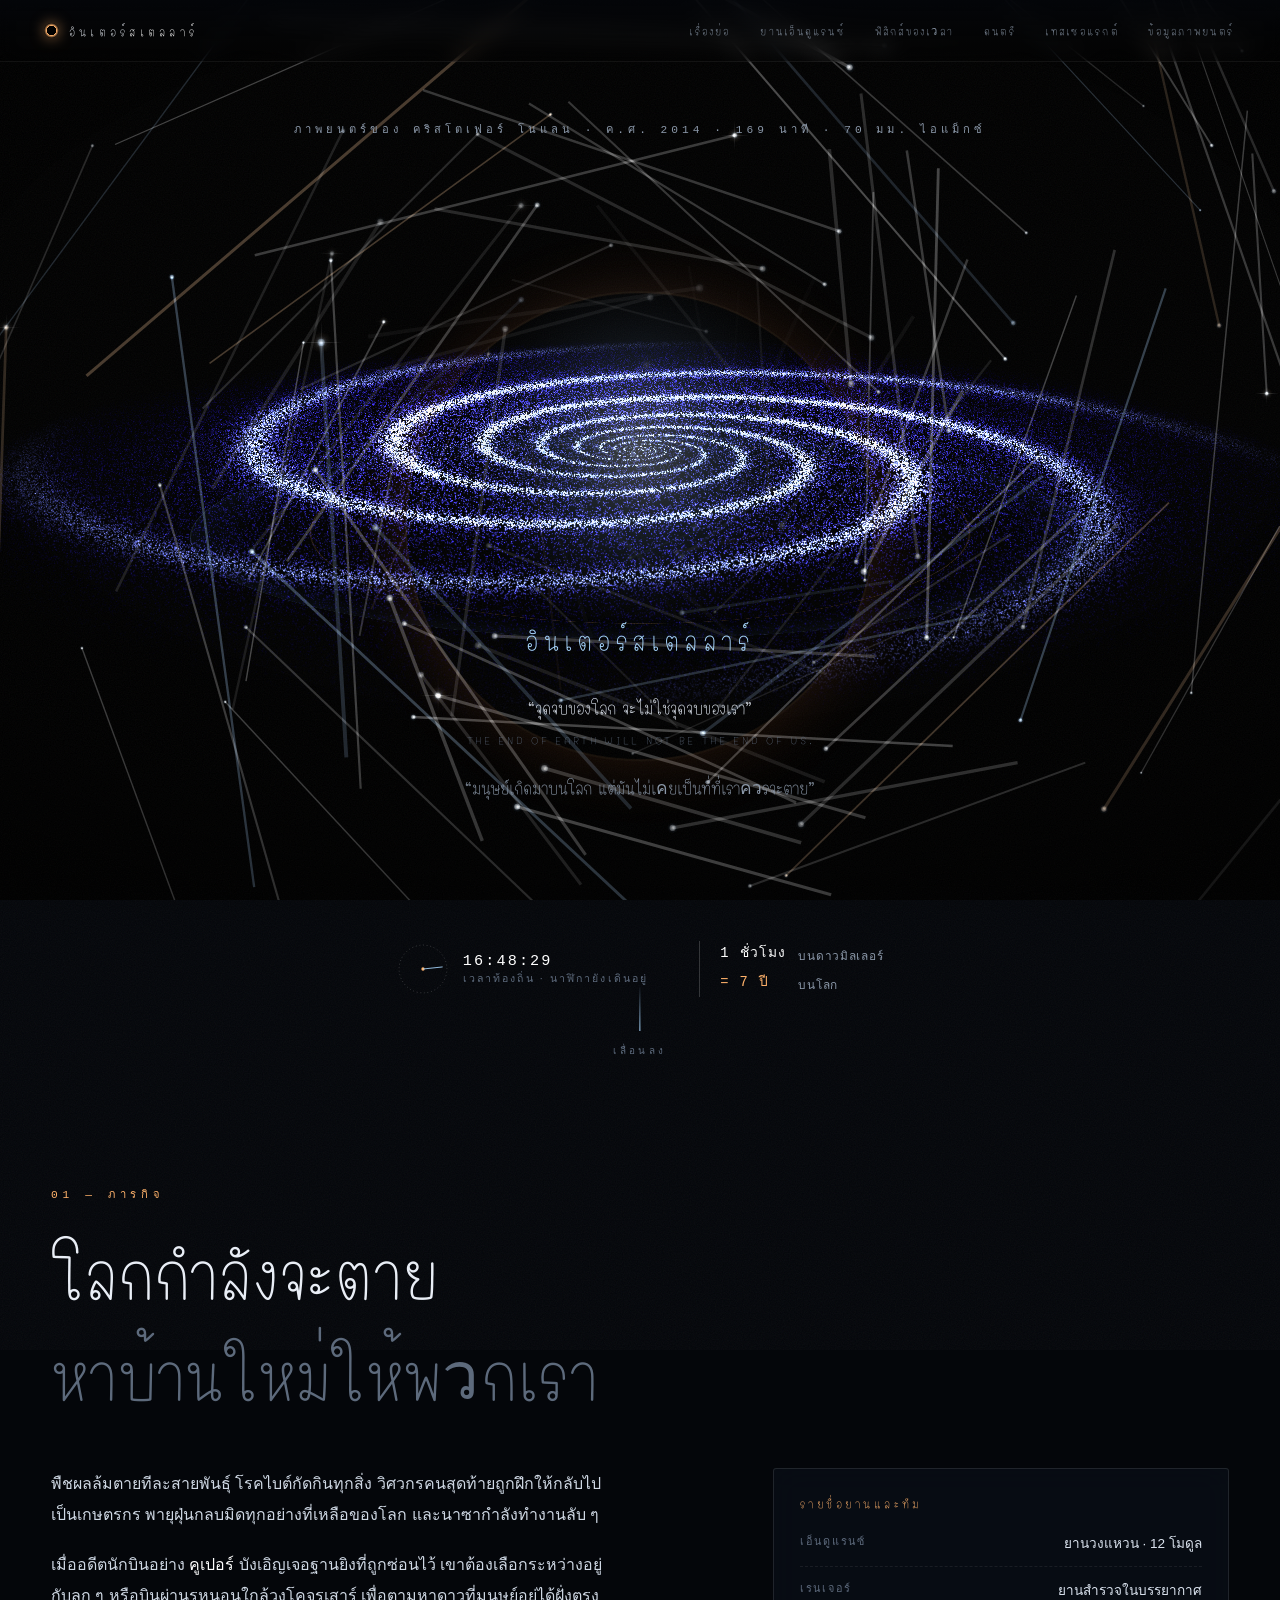
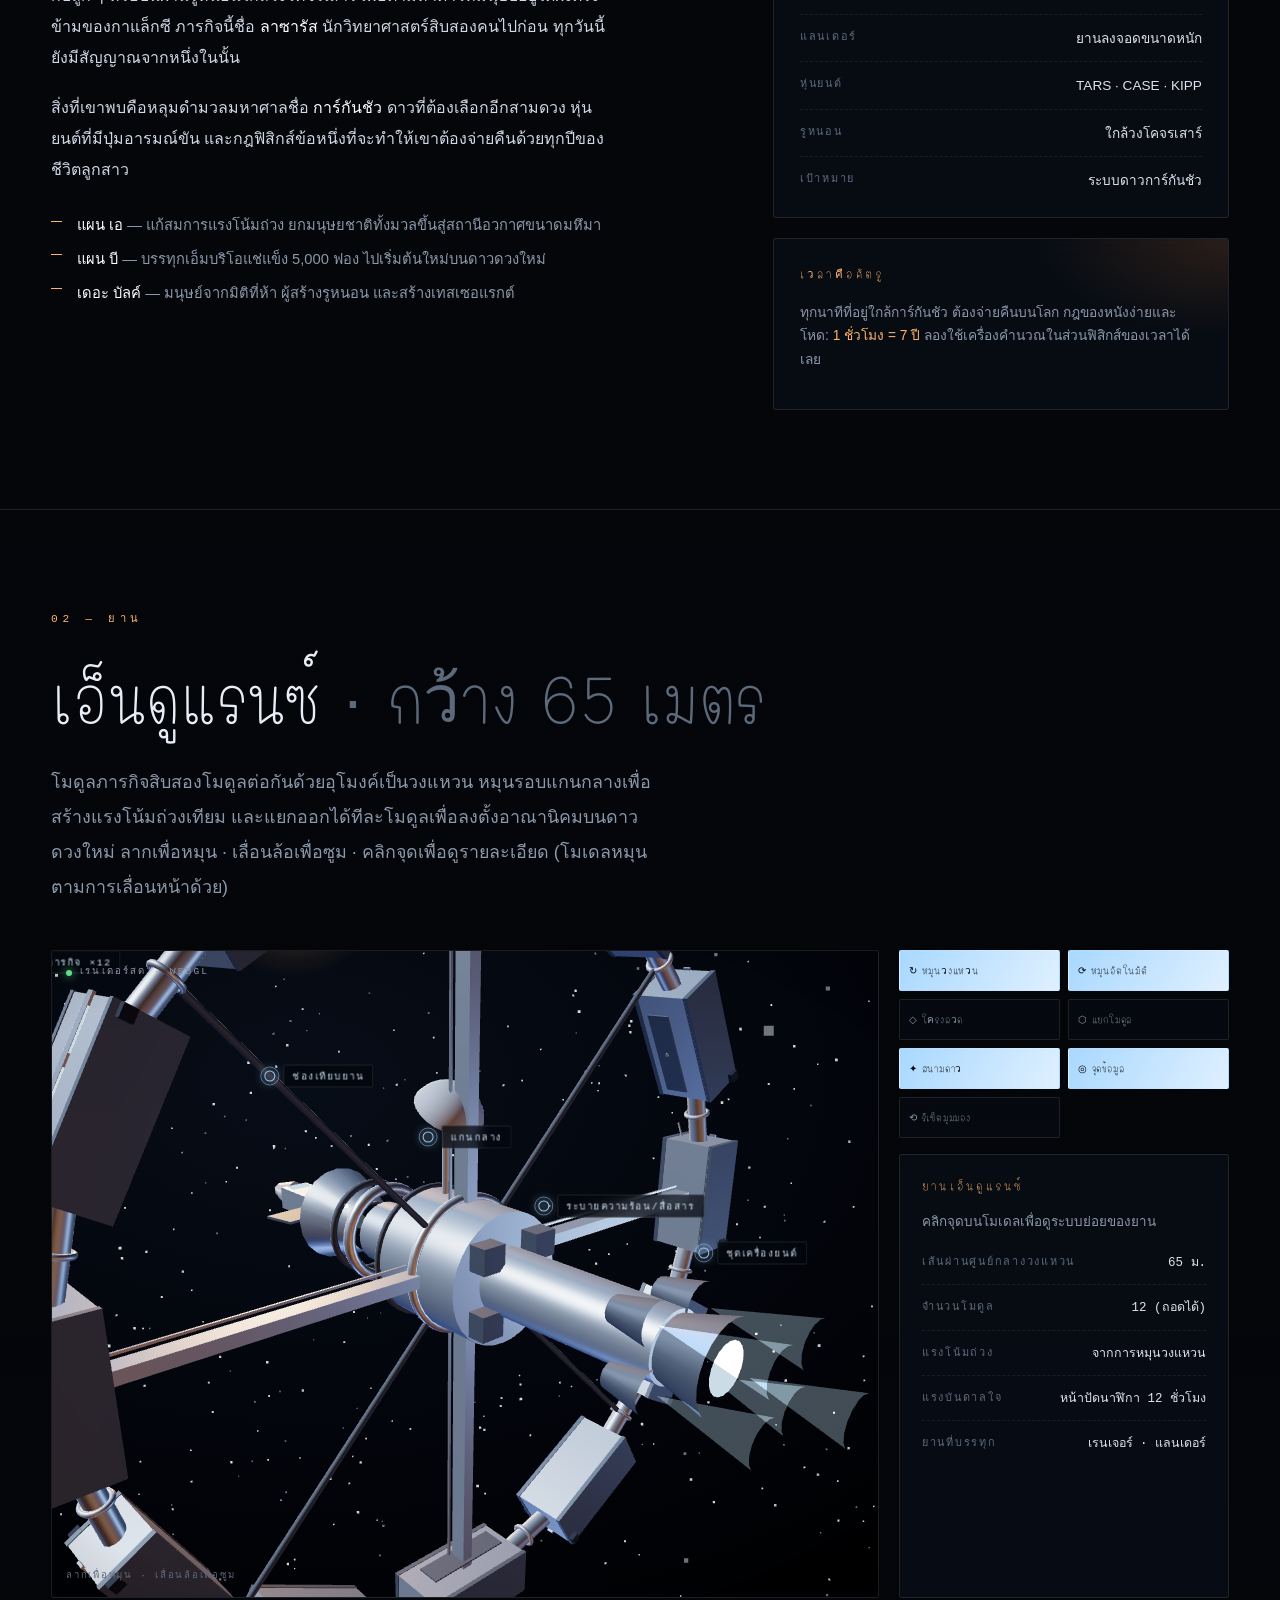
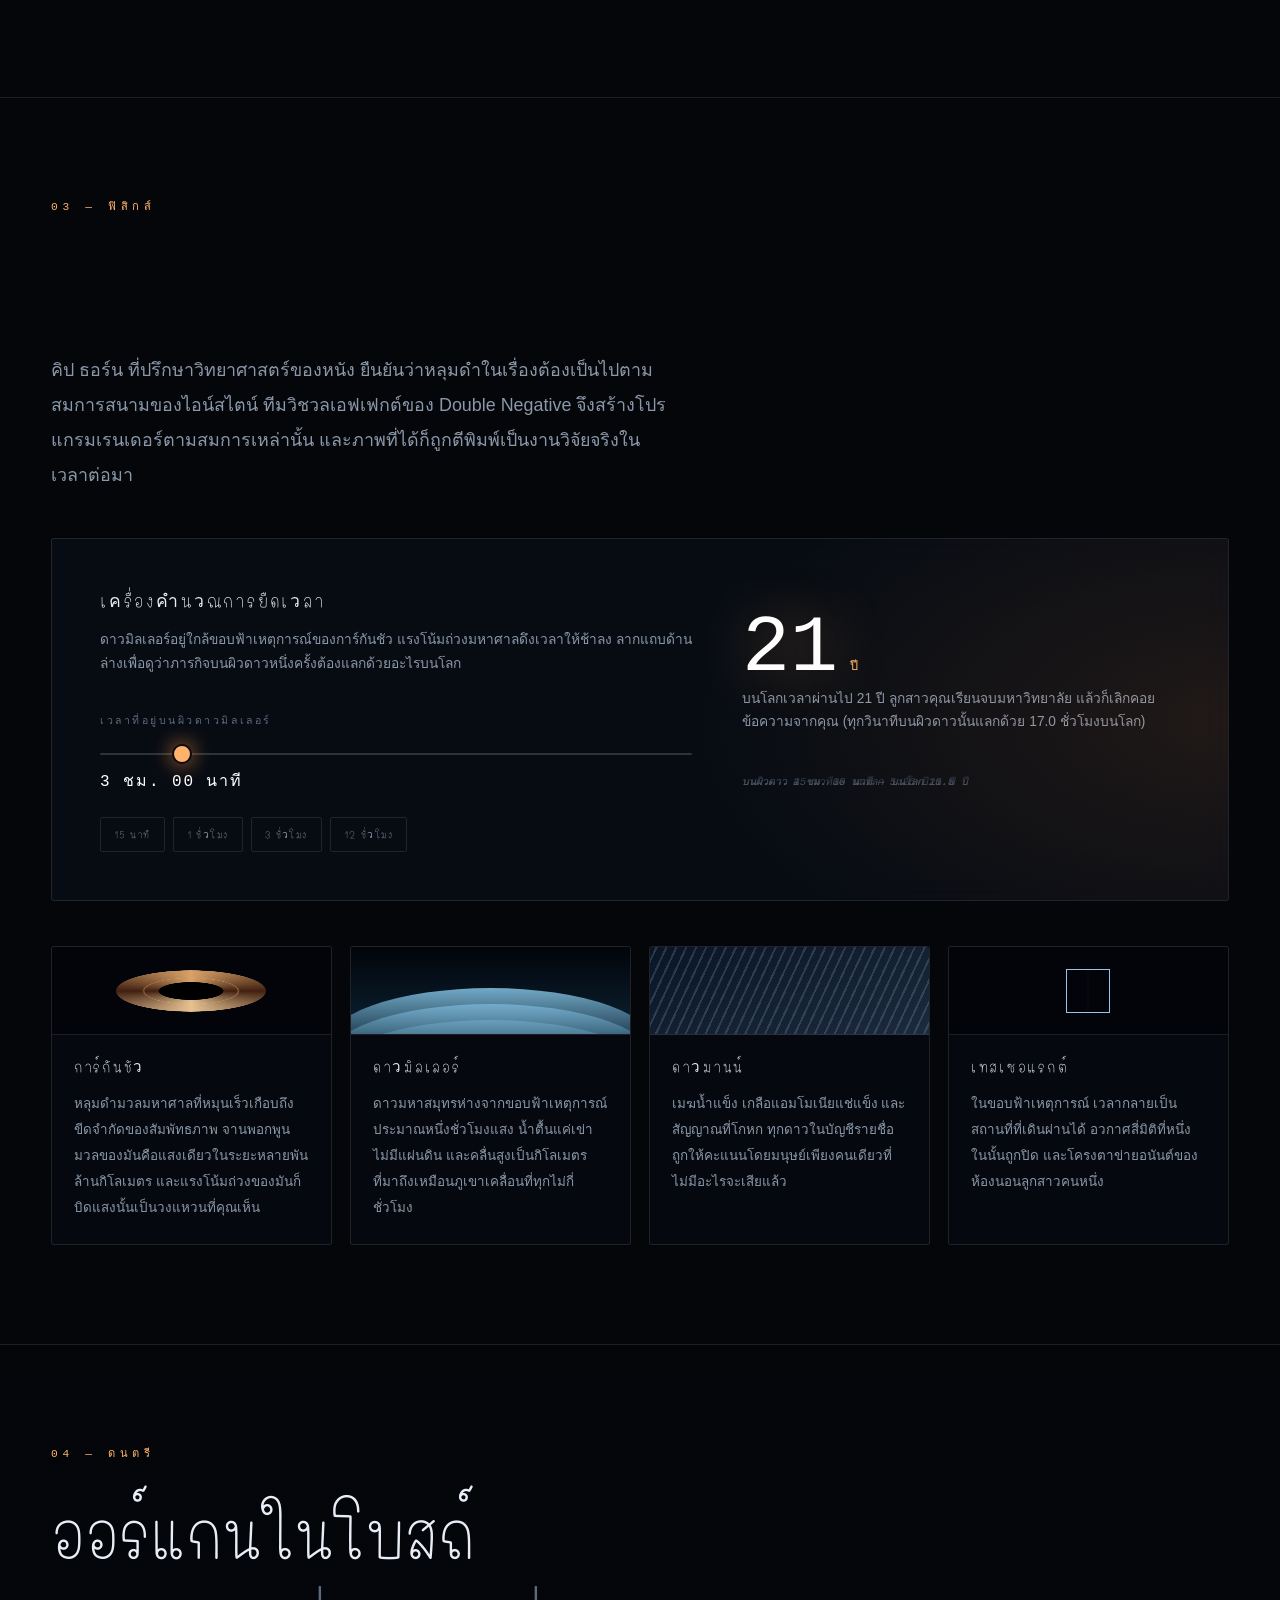
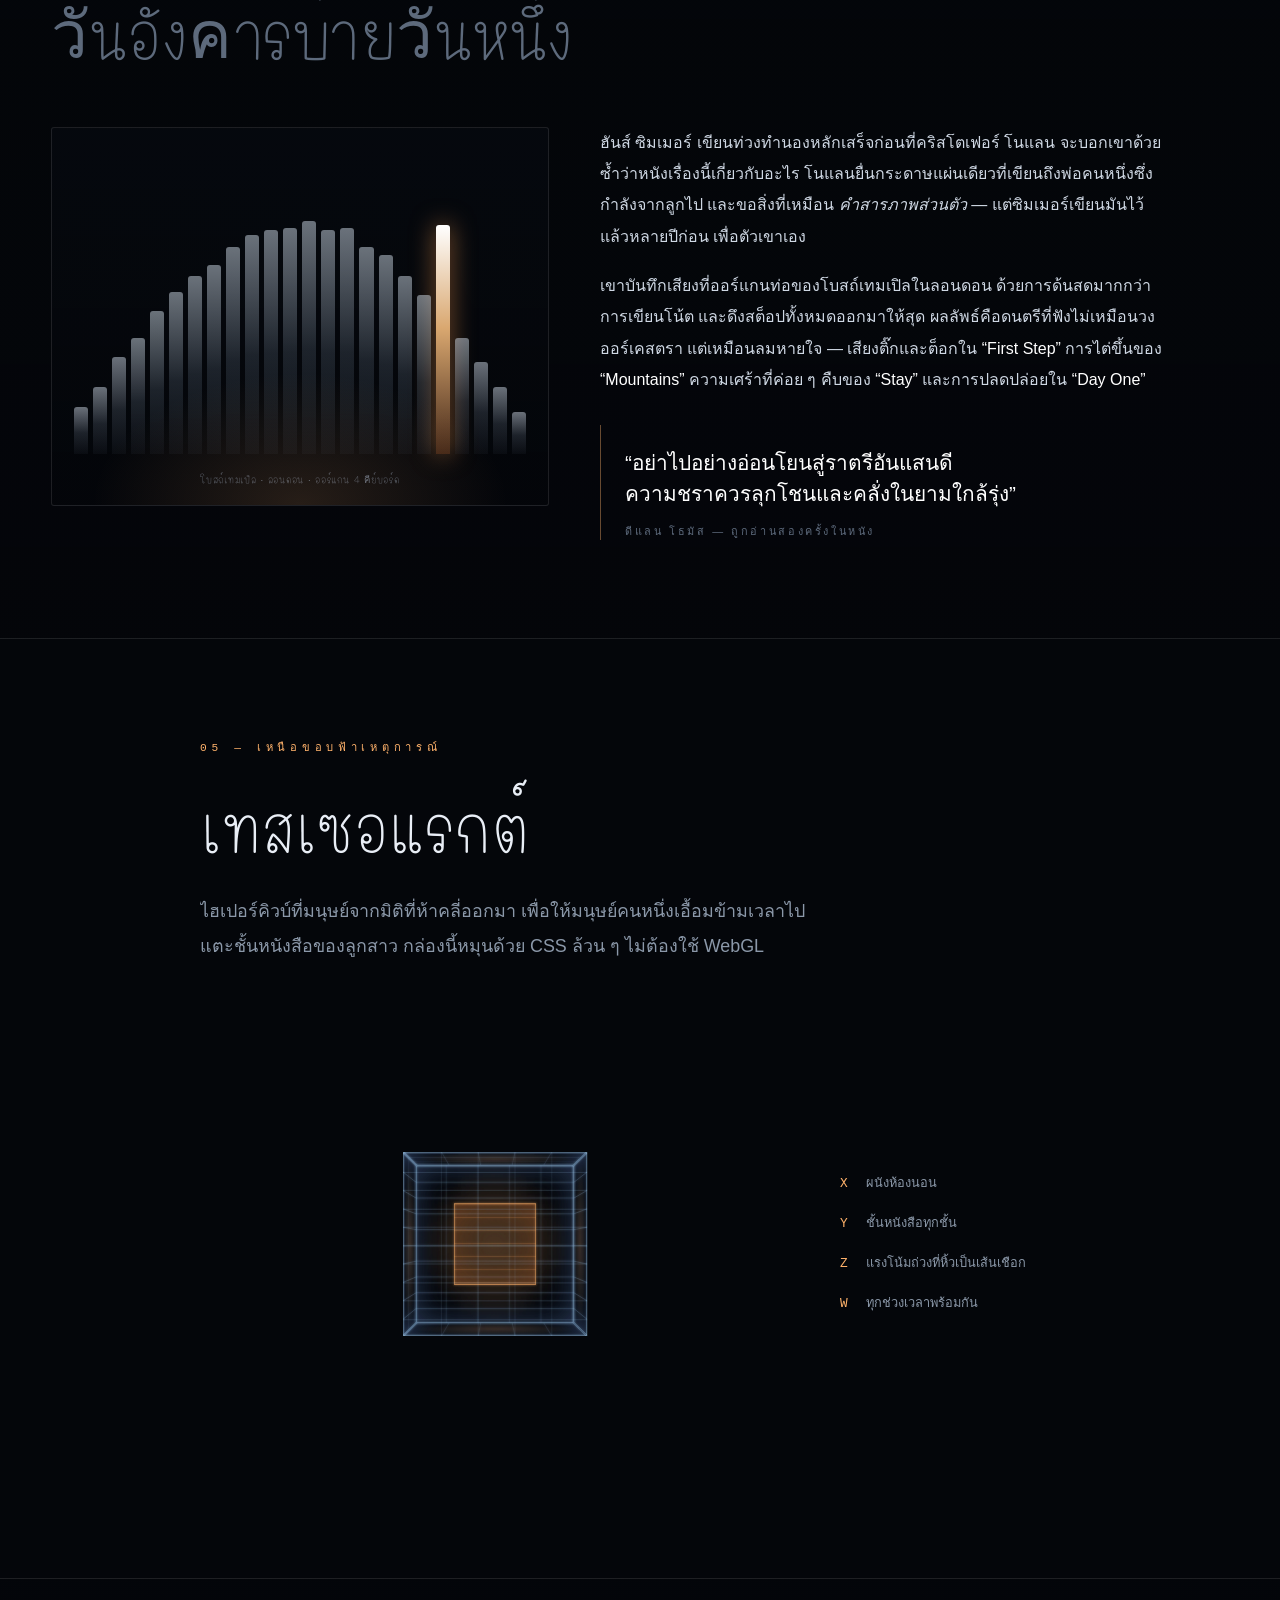
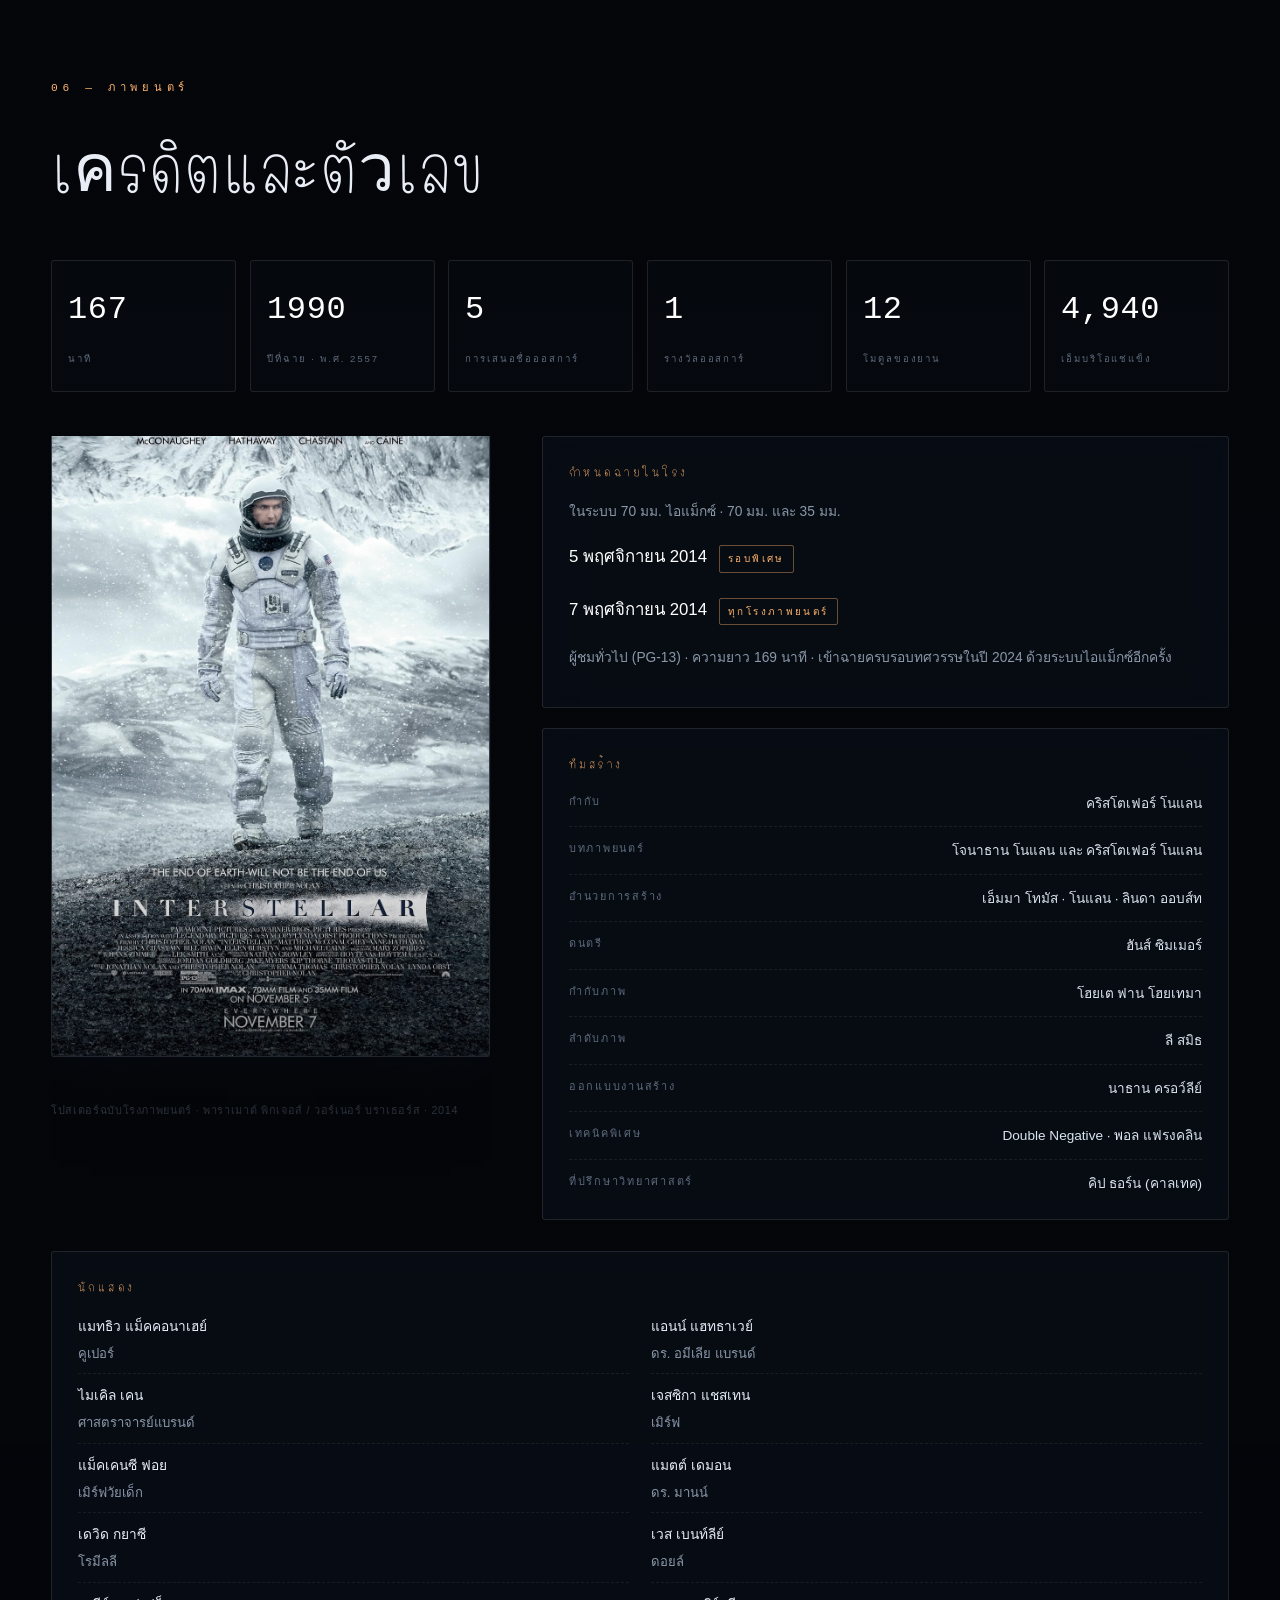
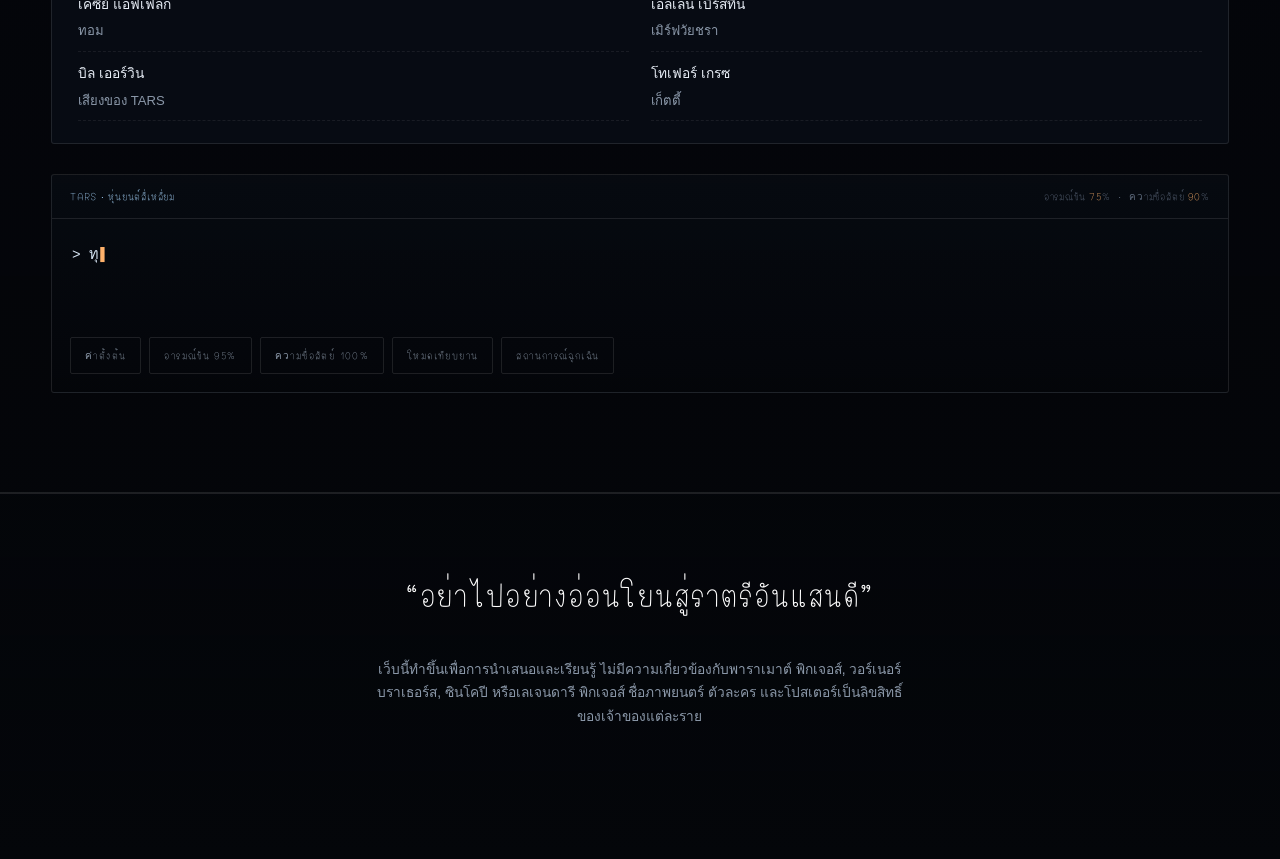
<file: interstellar/index.html>
<!DOCTYPE html>
<html lang="th">
<head>
<meta charset="utf-8">
<meta name="viewport" content="width=device-width, initial-scale=1">
<meta name="theme-color" content="#04060a">
<meta name="description" content="อินเตอร์สเตลลาร์ (2014) — เว็บนำเสนอภาพยนตร์ของคริสโตเฟอร์ โนแลน พร้อมโมเดล 3 มิติของยานเอ็นดูแรนซ์ หลุมดำการ์กันชัว และฟิสิกส์ของการยืดเวลา">
<title>อินเตอร์สเตลลาร์ (2014) · ยานเอ็นดูแรนซ์</title>
<link rel="icon" href="data:image/svg+xml,<svg xmlns='http://www.w3.org/2000/svg' viewBox='0 0 32 32'><circle cx='16' cy='16' r='7' fill='%23000'/><ellipse cx='16' cy='16' rx='15' ry='4' fill='none' stroke='%23ffb26b' stroke-width='2'/></svg>">
<link rel="stylesheet" href="assets/css/style.css">
<noscript><style>
  /* ไม่มี JavaScript ก็ยังต้องอ่านเนื้อหาได้ครบ */
  [data-anim],[data-lines],.reveal{opacity:1!important;transform:none!important;filter:none!important;clip-path:none!important}
</style></noscript>
</head>
<body>

<!-- ── พื้นหลัง: จานพอกพูนมวลของหลุมดำ (Accretion Disc 3 — Originkit) ── -->
<div class="accretion" id="accretion-host" aria-hidden="true">
  <canvas id="accretion"></canvas>
</div>
<canvas class="fx" id="fx" aria-hidden="true"></canvas>
<div class="grain" aria-hidden="true"></div>
<div class="vignette" aria-hidden="true"></div>

<!-- ── แถบเมนู ── -->
<header class="nav" id="nav">
  <a class="nav__brand" href="#top">
    <span class="nav__mark"></span>
    <span class="nav__word">อินเตอร์<b>สเตลลาร์</b></span>
  </a>
  <nav class="nav__links">
    <a href="#mission">เรื่องย่อ</a>
    <a href="#endurance">ยานเอ็นดูแรนซ์</a>
    <a href="#physics">ฟิสิกส์ของเวลา</a>
    <a href="#music">ดนตรี</a>
    <a href="#tesseract">เทสเซอแรกต์</a>
    <a href="#film">ข้อมูลภาพยนตร์</a>
  </nav>
  <div class="nav__bar"><i id="navBar"></i></div>
</header>

<main>

<!-- ── เปิดเรื่อง ── -->
<section class="hero" id="top">
  <div class="hero__orbit" aria-hidden="true">
    <span class="hero__ring hero__ring--1" data-par="0.06"></span>
    <span class="hero__ring hero__ring--2" data-par="0.11"></span>
    <span class="hero__ring hero__ring--3" data-par="0.18"></span>
  </div>
  <div class="hero__inner">
    <p class="hero__eyebrow" data-anim="up">ภาพยนตร์ของ คริสโตเฟอร์ โนแลน · ค.ศ. 2014 · 169 นาที · 70 มม. ไอแม็กซ์</p>
    <h1 class="hero__title" data-split>INTERSTELLAR</h1>
    <p class="hero__thai" data-anim="up" data-d="1">อินเตอร์สเตลลาร์</p>
    <p class="hero__posterline" data-anim="up" data-d="2">“จุดจบของโลก จะไม่ใช่จุดจบของเรา”<span>THE END OF EARTH WILL NOT BE THE END OF US.</span></p>
    <p class="hero__tag" id="heroQuote" data-quote>“มนุษย์เกิดมาบนโลก แต่มันไม่เคยเป็นที่ที่เราควรจะตาย”</p>
    <div class="hero__cta" data-anim="up" data-d="3">
      <a class="btn btn--primary" href="#endurance">ขึ้นยานเอ็นดูแรนซ์</a>
      <a class="btn btn--ghost" href="#physics">ตกลงสู่การ์กันชัว</a>
    </div>
    <div class="hero__meta" data-anim="up" data-d="4">
      <div class="tick">
        <div class="tick__face">
          <svg viewBox="0 0 100 100" class="tick__svg">
            <circle cx="50" cy="50" r="46" class="tick__dial"/>
            <circle cx="50" cy="50" r="3.2" class="tick__pin"/>
            <line id="tickSec" x1="50" y1="50" x2="50" y2="12" class="tick__sec"/>
          </svg>
        </div>
        <div class="tick__txt">
          <b id="clock">--:--:--</b>
          <span>เวลาท้องถิ่น · นาฬิกายังเดินอยู่</span>
        </div>
      </div>
      <div class="hero__fact">
        <b>1 ชั่วโมง</b><span>บนดาวมิลเลอร์</span><b class="is-amber">= 7 ปี</b><span>บนโลก</span>
      </div>
    </div>
  </div>
  <a class="hero__scroll" href="#mission"><span></span>เลื่อนลง</a>
</section>

<!-- ── เรื่องย่อ ── -->
<section class="sec" id="mission">
  <div class="wrap">
    <header class="sec__head" data-anim="up">
      <p class="kicker">01 — ภารกิจ</p>
      <h2 class="sec__title" data-lines>โลกกำลังจะตาย<br><span class="dim">หาบ้านใหม่ให้พวกเรา</span></h2>
    </header>
    <div class="grid2">
      <div class="prose" data-anim="up">
        <p>พืชผลล้มตายทีละสายพันธุ์ โรคไบต์กัดกินทุกสิ่ง วิศวกรคนสุดท้ายถูกฝึกให้กลับไปเป็นเกษตรกร พายุฝุ่นกลบมิดทุกอย่างที่เหลือของโลก และนาซากำลังทำงานลับ ๆ</p>
        <p>เมื่ออดีตนักบินอย่าง <b>คูเปอร์</b> บังเอิญเจอฐานยิงที่ถูกซ่อนไว้ เขาต้องเลือกระหว่างอยู่กับลูก ๆ หรือบินผ่านรูหนอนใกล้วงโคจรเสาร์ เพื่อตามหาดาวที่มนุษย์อยู่ได้ฝั่งตรงข้ามของกาแล็กซี ภารกิจนี้ชื่อ <b>ลาซารัส</b> นักวิทยาศาสตร์สิบสองคนไปก่อน ทุกวันนี้ยังมีสัญญาณจากหนึ่งในนั้น</p>
        <p>สิ่งที่เขาพบคือหลุมดำมวลมหาศาลชื่อ <b>การ์กันชัว</b> ดาวที่ต้องเลือกอีกสามดวง หุ่นยนต์ที่มีปุ่มอารมณ์ขัน และกฎฟิสิกส์ข้อหนึ่งที่จะทำให้เขาต้องจ่ายคืนด้วยทุกปีของชีวิตลูกสาว</p>
        <ul class="bullets">
          <li><b>แผน เอ</b> — แก้สมการแรงโน้มถ่วง ยกมนุษยชาติทั้งมวลขึ้นสู่สถานีอวกาศขนาดมหึมา</li>
          <li><b>แผน บี</b> — บรรทุกเอ็มบริโอแช่แข็ง 5,000 ฟอง ไปเริ่มต้นใหม่บนดาวดวงใหม่</li>
          <li><b>เดอะ บัลค์</b> — มนุษย์จากมิติที่ห้า ผู้สร้างรูหนอน และสร้างเทสเซอแรกต์</li>
        </ul>
      </div>
      <aside class="panels">
        <div class="panel" data-anim="right">
          <h3>รายชื่อยานและทีม</h3>
          <dl class="dl">
            <div><dt>เอ็นดูแรนซ์</dt><dd>ยานวงแหวน · 12 โมดูล</dd></div>
            <div><dt>เรนเจอร์</dt><dd>ยานสำรวจในบรรยากาศ</dd></div>
            <div><dt>แลนเดอร์</dt><dd>ยานลงจอดขนาดหนัก</dd></div>
            <div><dt>หุ่นยนต์</dt><dd>TARS · CASE · KIPP</dd></div>
            <div><dt>รูหนอน</dt><dd>ใกล้วงโคจรเสาร์</dd></div>
            <div><dt>เป้าหมาย</dt><dd>ระบบดาวการ์กันชัว</dd></div>
          </dl>
        </div>
        <div class="panel panel--glow" data-anim="right" data-d="1">
          <h3>เวลาคือศัตรู</h3>
          <p class="small">ทุกนาทีที่อยู่ใกล้การ์กันชัว ต้องจ่ายคืนบนโลก กฎของหนังง่ายและโหด: <b class="is-amber">1 ชั่วโมง = 7 ปี</b> ลองใช้เครื่องคำนวณในส่วนฟิสิกส์ของเวลาได้เลย</p>
        </div>
      </aside>
    </div>
  </div>
</section>

<!-- ── ยานเอ็นดูแรนซ์ (3 มิติ) ── -->
<section class="sec sec--dark" id="endurance">
  <div class="wrap">
    <header class="sec__head" data-anim="up">
      <p class="kicker">02 — ยาน</p>
      <h2 class="sec__title" data-lines>เอ็นดูแรนซ์<span class="dim"> · กว้าง 65 เมตร</span></h2>
      <p class="lede">โมดูลภารกิจสิบสองโมดูลต่อกันด้วยอุโมงค์เป็นวงแหวน หมุนรอบแกนกลางเพื่อสร้างแรงโน้มถ่วงเทียม และแยกออกได้ทีละโมดูลเพื่อลงตั้งอาณานิคมบนดาวดวงใหม่ ลากเพื่อหมุน · เลื่อนล้อเพื่อซูม · คลิกจุดเพื่อดูรายละเอียด (โมเดลหมุนตามการเลื่อนหน้าด้วย)</p>
    </header>

    <div class="viewer" id="viewer">
      <div class="viewer__stage" id="stage">
        <canvas id="shipCanvas"></canvas>
        <div class="viewer__hotspots" id="hotspots"></div>
        <div class="viewer__hud">
          <span class="dot"></span> เรนเดอร์สด · WEBGL
        </div>
        <div class="viewer__hint" id="viewerHint">ลากเพื่อหมุน · เลื่อนล้อเพื่อซูม</div>
        <div class="viewer__fallback" id="viewerFallback" hidden>
          <b>เบราว์เซอร์นี้ไม่รองรับ WebGL</b>
          <p>จึงแสดงโมเดลแบบเรียลไทม์ไม่ได้ แต่ข้อมูลด้านล่างยังเล่าเรื่องยานได้ครบ</p>
        </div>
      </div>

      <div class="viewer__side">
        <div class="ctrl" data-anim="right">
          <button class="tgl is-on" data-tgl="spin">↻ หมุนวงแหวน</button>
          <button class="tgl is-on" data-tgl="orbit">⟳ หมุนอัตโนมัติ</button>
          <button class="tgl" data-tgl="wire">◇ โครงลวด</button>
          <button class="tgl" data-tgl="explode">⬡ แยกโมดูล</button>
          <button class="tgl is-on" data-tgl="stars">✦ สนามดาว</button>
          <button class="tgl is-on" data-tgl="labels">◎ จุดข้อมูล</button>
          <button class="tgl" id="btnResetView">⟲ รีเซ็ตมุมมอง</button>
        </div>
        <div class="readout" id="readout" data-anim="right" data-d="1">
          <h3>ยานเอ็นดูแรนซ์</h3>
          <p>คลิกจุดบนโมเดลเพื่อดูระบบย่อยของยาน</p>
          <dl class="dl dl--mono">
            <div><dt>เส้นผ่านศูนย์กลางวงแหวน</dt><dd>65 ม.</dd></div>
            <div><dt>จำนวนโมดูล</dt><dd>12 (ถอดได้)</dd></div>
            <div><dt>แรงโน้มถ่วง</dt><dd>จากการหมุนวงแหวน</dd></div>
            <div><dt>แรงบันดาลใจ</dt><dd>หน้าปัดนาฬิกา 12 ชั่วโมง</dd></div>
            <div><dt>ยานที่บรรทุก</dt><dd>เรนเจอร์ · แลนเดอร์</dd></div>
          </dl>
        </div>
      </div>
    </div>
  </div>
</section>

<!-- ── ฟิสิกส์ของเวลา ── -->
<section class="sec" id="physics">
  <div class="wrap">
    <header class="sec__head" data-anim="up">
      <p class="kicker">03 — ฟิสิกส์</p>
      <h2 class="sec__title" data-lines>การ์กันชัวบิดเวลา</h2>
      <p class="lede">คิป ธอร์น ที่ปรึกษาวิทยาศาสตร์ของหนัง ยืนยันว่าหลุมดำในเรื่องต้องเป็นไปตามสมการสนามของไอน์สไตน์ ทีมวิชวลเอฟเฟกต์ของ Double Negative จึงสร้างโปรแกรมเรนเดอร์ตามสมการเหล่านั้น และภาพที่ได้ก็ถูกตีพิมพ์เป็นงานวิจัยจริงในเวลาต่อมา</p>
    </header>

    <div class="timecalc" data-anim="zoom">
      <div class="timecalc__left">
        <h3>เครื่องคำนวณการยืดเวลา</h3>
        <p class="small">ดาวมิลเลอร์อยู่ใกล้ขอบฟ้าเหตุการณ์ของการ์กันชัว แรงโน้มถ่วงมหาศาลดึงเวลาให้ช้าลง ลากแถบด้านล่างเพื่อดูว่าภารกิจบนผิวดาวหนึ่งครั้งต้องแลกด้วยอะไรบนโลก</p>
        <label class="slider">
          <span>เวลาที่อยู่บนผิวดาวมิลเลอร์</span>
          <input type="range" id="hours" min="0" max="24" step="0.25" value="3">
          <output id="hoursOut">3 ชม. 00 นาที</output>
        </label>
        <div class="timecalc__quick">
          <button data-hours="0.25">15 นาที</button>
          <button data-hours="1">1 ชั่วโมง</button>
          <button data-hours="3">3 ชั่วโมง</button>
          <button data-hours="12">12 ชั่วโมง</button>
        </div>
      </div>
      <div class="timecalc__right">
        <div class="big" id="yearsOut">21<span>ปี</span></div>
        <p class="small" id="yearsNote">บนโลก เวลาผ่านไป 21 ปี ลูกสาวของคุณโตขึ้นโดยไม่มีคุณ</p>
        <div class="cascade" id="cascade" aria-hidden="true"></div>
      </div>
    </div>

    <div class="cards">
      <article class="card" data-anim="up">
        <div class="card__art card__art--hole" aria-hidden="true"><i></i></div>
        <h3>การ์กันชัว</h3>
        <p>หลุมดำมวลมหาศาลที่หมุนเร็วเกือบถึงขีดจำกัดของสัมพัทธภาพ จานพอกพูนมวลของมันคือแสงเดียวในระยะหลายพันล้านกิโลเมตร และแรงโน้มถ่วงของมันก็บิดแสงนั้นเป็นวงแหวนที่คุณเห็น</p>
      </article>
      <article class="card" data-anim="up" data-d="1">
        <div class="card__art card__art--wave" aria-hidden="true"><i></i><i></i><i></i></div>
        <h3>ดาวมิลเลอร์</h3>
        <p>ดาวมหาสมุทรห่างจากขอบฟ้าเหตุการณ์ประมาณหนึ่งชั่วโมงแสง น้ำตื้นแค่เข่า ไม่มีแผ่นดิน และคลื่นสูงเป็นกิโลเมตรที่มาถึงเหมือนภูเขาเคลื่อนที่ทุกไม่กี่ชั่วโมง</p>
      </article>
      <article class="card" data-anim="up" data-d="2">
        <div class="card__art card__art--ice" aria-hidden="true"><i></i></div>
        <h3>ดาวมานน์</h3>
        <p>เมฆน้ำแข็ง เกลือแอมโมเนียแช่แข็ง และสัญญาณที่โกหก ทุกดาวในบัญชีรายชื่อถูกให้คะแนนโดยมนุษย์เพียงคนเดียวที่ไม่มีอะไรจะเสียแล้ว</p>
      </article>
      <article class="card" data-anim="up" data-d="3">
        <div class="card__art card__art--cube" aria-hidden="true"><i></i><i></i><i></i><i></i></div>
        <h3>เทสเซอแรกต์</h3>
        <p>ในขอบฟ้าเหตุการณ์ เวลากลายเป็นสถานที่ที่เดินผ่านได้ อวกาศสี่มิติที่หนึ่งในนั้นถูกปิด และโครงตาข่ายอนันต์ของห้องนอนลูกสาวคนหนึ่ง</p>
      </article>
    </div>
  </div>
</section>

<!-- ── ดนตรี ── -->
<section class="sec sec--dark" id="music">
  <div class="wrap">
    <header class="sec__head" data-anim="up">
      <p class="kicker">04 — ดนตรี</p>
      <h2 class="sec__title" data-lines>ออร์แกนในโบสถ์<br><span class="dim">วันอังคารบ่ายวันหนึ่ง</span></h2>
    </header>
    <div class="grid2 grid2--rev">
      <div class="organ" data-anim="left">
        <div class="organ__pipes" id="pipes" aria-hidden="true"></div>
        <div class="organ__label">โบสถ์เทมเปิล · ลอนดอน · ออร์แกน 4 คีย์บอร์ด</div>
      </div>
      <div class="prose" data-anim="up">
        <p>ฮันส์ ซิมเมอร์ เขียนท่วงทำนองหลักเสร็จก่อนที่คริสโตเฟอร์ โนแลน จะบอกเขาด้วยซ้ำว่าหนังเรื่องนี้เกี่ยวกับอะไร โนแลนยื่นกระดาษแผ่นเดียวที่เขียนถึงพ่อคนหนึ่งซึ่งกำลังจากลูกไป และขอสิ่งที่เหมือน <i>คำสารภาพส่วนตัว</i> — แต่ซิมเมอร์เขียนมันไว้แล้วหลายปีก่อน เพื่อตัวเขาเอง</p>
        <p>เขาบันทึกเสียงที่ออร์แกนท่อของโบสถ์เทมเปิลในลอนดอน ด้วยการด้นสดมากกว่าการเขียนโน้ต และดึงสต็อปทั้งหมดออกมาให้สุด ผลลัพธ์คือดนตรีที่ฟังไม่เหมือนวงออร์เคสตรา แต่เหมือนลมหายใจ — เสียงติ๊กและต็อกใน <b>“First Step”</b> การไต่ขึ้นของ <b>“Mountains”</b> ความเศร้าที่ค่อย ๆ คืบของ <b>“Stay”</b> และการปลดปล่อยใน <b>“Day One”</b></p>
        <blockquote class="quote">
          “อย่าไปอย่างอ่อนโยนสู่ราตรีอันแสนดี<br>ความชราควรลุกโชนและคลั่งในยามใกล้รุ่ง”
          <cite>ดีแลน โธมัส — ถูกอ่านสองครั้งในหนัง</cite>
        </blockquote>
      </div>
    </div>
  </div>
</section>

<!-- ── เทสเซอแรกต์ ── -->
<section class="sec" id="tesseract">
  <div class="wrap wrap--narrow">
    <header class="sec__head" data-anim="up">
      <p class="kicker">05 — เหนือขอบฟ้าเหตุการณ์</p>
      <h2 class="sec__title" data-lines>เทสเซอแรกต์</h2>
      <p class="lede">ไฮเปอร์คิวบ์ที่มนุษย์จากมิติที่ห้าคลี่ออกมา เพื่อให้มนุษย์คนหนึ่งเอื้อมข้ามเวลาไปแตะชั้นหนังสือของลูกสาว กล่องนี้หมุนด้วย CSS ล้วน ๆ ไม่ต้องใช้ WebGL</p>
    </header>
    <div class="tess" data-anim="zoom">
      <div class="tess__scene" id="tessScene">
        <div class="tess__cube" id="tessCube"></div>
      </div>
      <div class="tess__legend" data-anim="right">
        <div><b>X</b> ผนังห้องนอน</div>
        <div><b>Y</b> ชั้นหนังสือทุกชั้น</div>
        <div><b>Z</b> แรงโน้มถ่วงที่หิ้วเป็นเส้นเชือก</div>
        <div><b>W</b> ทุกช่วงเวลาพร้อมกัน</div>
      </div>
    </div>
  </div>
</section>

<!-- ── ข้อมูลภาพยนตร์ + โปสเตอร์ ── -->
<section class="sec sec--dark" id="film">
  <div class="wrap">
    <header class="sec__head" data-anim="up">
      <p class="kicker">06 — ภาพยนตร์</p>
      <h2 class="sec__title" data-lines>เครดิตและตัวเลข</h2>
    </header>

    <div class="facts">
      <div class="fact" data-anim="up"><b data-count="169">0</b><span>นาที</span></div>
      <div class="fact" data-anim="up" data-d="1"><b data-count="2014" data-plain>0</b><span>ปีที่ฉาย · พ.ศ. 2557</span></div>
      <div class="fact" data-anim="up" data-d="2"><b data-count="5">0</b><span>การเสนอชื่อออสการ์</span></div>
      <div class="fact" data-anim="up" data-d="3"><b data-count="1">0</b><span>รางวัลออสการ์</span></div>
      <div class="fact" data-anim="up" data-d="4"><b data-count="12">0</b><span>โมดูลของยาน</span></div>
      <div class="fact" data-anim="up" data-d="5"><b data-count="5000">0</b><span>เอ็มบริโอแช่แข็ง</span></div>
    </div>

    <div class="poster-block">
      <figure class="poster" data-anim="left">
        <!-- width/height กันหน้าเว็บกระตุกตอนรูปโหลดเสร็จ -->
        <img src="assets/img/poster.png" width="1000" height="1481"
             alt="โปสเตอร์ภาพยนตร์อินเตอร์สเตลลาร์ (2014) — แมทธิว แม็คคอนาเฮย์ ในชุดนักบินอวกาศบนดาวน้ำแข็ง"
             loading="lazy" decoding="async" data-par="0.05">
        <figcaption>โปสเตอร์ฉบับโรงภาพยนตร์ · พาราเมาต์ พิกเจอส์ / วอร์เนอร์ บราเธอร์ส · 2014</figcaption>
      </figure>
      <div class="poster-block__text">
        <div class="panel" data-anim="right">
          <h3>กำหนดฉายในโรง</h3>
          <p class="poster-block__line">ในระบบ 70 มม. ไอแม็กซ์ · 70 มม. และ 35 มม.</p>
          <p class="poster-block__date">5 พฤศจิกายน 2014 <span>รอบพิเศษ</span></p>
          <p class="poster-block__date">7 พฤศจิกายน 2014 <span>ทุกโรงภาพยนตร์</span></p>
          <p class="small">ผู้ชมทั่วไป (PG-13) · ความยาว 169 นาที · เข้าฉายครบรอบทศวรรษในปี 2024 ด้วยระบบไอแม็กซ์อีกครั้ง</p>
        </div>
        <div class="panel" data-anim="right" data-d="1">
          <h3>ทีมสร้าง</h3>
          <dl class="dl">
            <div><dt>กำกับ</dt><dd>คริสโตเฟอร์ โนแลน</dd></div>
            <div><dt>บทภาพยนตร์</dt><dd>โจนาธาน โนแลน และ คริสโตเฟอร์ โนแลน</dd></div>
            <div><dt>อำนวยการสร้าง</dt><dd>เอ็มมา โทมัส · โนแลน · ลินดา ออบส์ท</dd></div>
            <div><dt>ดนตรี</dt><dd>ฮันส์ ซิมเมอร์</dd></div>
            <div><dt>กำกับภาพ</dt><dd>โฮยเต ฟาน โฮยเทมา</dd></div>
            <div><dt>ลำดับภาพ</dt><dd>ลี สมิธ</dd></div>
            <div><dt>ออกแบบงานสร้าง</dt><dd>นาธาน ครอว์ลีย์</dd></div>
            <div><dt>เทคนิคพิเศษ</dt><dd>Double Negative · พอล แฟรงคลิน</dd></div>
            <div><dt>ที่ปรึกษาวิทยาศาสตร์</dt><dd>คิป ธอร์น (คาลเทค)</dd></div>
          </dl>
        </div>
      </div>
    </div>

    <div class="panel panel--cast" data-anim="up">
      <h3>นักแสดง</h3>
      <div class="cast">
        <span><b>แมทธิว แม็คคอนาเฮย์</b>คูเปอร์</span>
        <span><b>แอนน์ แฮทธาเวย์</b>ดร. อมีเลีย แบรนด์</span>
        <span><b>ไมเคิล เคน</b>ศาสตราจารย์แบรนด์</span>
        <span><b>เจสซิกา แชสเทน</b>เมิร์ฟ</span>
        <span><b>แม็คเคนซี ฟอย</b>เมิร์ฟวัยเด็ก</span>
        <span><b>แมตต์ เดมอน</b>ดร. มานน์</span>
        <span><b>เดวิด กยาซี</b>โรมีลลี</span>
        <span><b>เวส เบนท์ลีย์</b>ดอยล์</span>
        <span><b>เคซีย์ แอฟเฟล็ก</b>ทอม</span>
        <span><b>เอลเลน เบิร์สทีน</b>เมิร์ฟวัยชรา</span>
        <span><b>บิล เออร์วิน</b>เสียงของ TARS</span>
        <span><b>โทเฟอร์ เกรซ</b>เก็ตตี้</span>
      </div>
    </div>

    <div class="tars" id="tars" data-anim="up">
      <div class="tars__head">
        <span class="tars__id">TARS · หุ่นยนต์สี่เหลี่ยม</span>
        <span class="tars__dial">อารมณ์ขัน <b id="humour">75</b>% &nbsp;·&nbsp; ความซื่อสัตย์ <b id="honesty">90</b>%</span>
      </div>
      <pre class="tars__screen" id="tarsScreen">&gt; _</pre>
      <div class="tars__btns">
        <button data-humour="75" data-honesty="90" data-line="ทุกคนพร้อมจะบอกลาระบบสุริยะของเราแล้วหรือยัง">ค่าตั้งต้น</button>
        <button data-humour="95" data-honesty="90" data-line="คุณเพิ่งทำลายทางออกฉุกเฉินของผมเรียบร้อย คืนค่าอารมณ์ขันแล้ว">อารมณ์ขัน 95%</button>
        <button data-humour="60" data-honesty="100" data-line="ความซื่อสัตย์หนึ่งร้อยเปอร์เซ็นต์ เราหมดอาหาร หมดเชื้อเพลิง และผมไม่เห็นแผนการใด ๆ เลย">ความซื่อสัตย์ 100%</button>
        <button data-humour="79" data-honesty="90" data-line="มันเป็นไปไม่ได้ — ไม่ มันจำเป็น">โหมดเทียบยาน</button>
        <button data-humour="95" data-honesty="90" data-line="มีโอกาสรอดห้าสิบห้าสิบ ผมชอบอัตรานั้น">สถานการณ์ฉุกเฉิน</button>
      </div>
    </div>
  </div>
</section>

</main>

<footer class="foot">
  <div class="wrap">
    <p class="foot__big" data-anim="up">“อย่าไปอย่างอ่อนโยนสู่ราตรีอันแสนดี”</p>
    <p class="small" data-anim="up" data-d="1">เว็บนี้ทำขึ้นเพื่อการนำเสนอและเรียนรู้ ไม่มีความเกี่ยวข้องกับพาราเมาต์ พิกเจอส์, วอร์เนอร์ บราเธอร์ส, ซินโคปี หรือเลเจนดารี พิกเจอส์ ชื่อภาพยนตร์ ตัวละคร และโปสเตอร์เป็นลิขสิทธิ์ของเจ้าของแต่ละราย</p>
    <p class="small dim" data-anim="up" data-d="2">เว็บสแตติกไฟล์เดียว · เปิด <code>interstellar/index.html</code> ได้เลย หรือรันเซิร์ฟเวอร์ในเครื่องด้วย <code>node serve.js</code></p>
  </div>
</footer>

<script src="assets/js/accretion.js"></script>
<script src="assets/vendor/three.min.js"></script>
<script src="assets/js/background.js"></script>
<script src="assets/js/endurance.js"></script>
<script src="assets/js/main.js"></script>
</body>
</html>
</file>
<file: interstellar/assets/css/style.css>
/* ═══════════════════════════════════════════════════════════════════════
   INTERSTELLAR — presentation site
   palette: vacuum black, ice blue, accretion amber
   ═══════════════════════════════════════════════════════════════════════ */

/* ═══════════════════════════════════════════════════════════════════
   FONTS — KcSweet (Thai display face, shipped in assets/fonts)
   The site has no network dependency, so the file is served locally.
   ═══════════════════════════════════════════════════════════════════ */
@font-face{
  font-family:"KcSweet";
  src:url("../fonts/KcSweetDemo.ttf") format("truetype");
  font-weight:400;
  font-style:normal;
  font-display:swap;
}

:root{
  --bg:#04060a;
  --bg-2:#070b12;
  --ink:#e9eef6;
  --dim:#8b98a9;
  --dim-2:#5d6a7c;
  --ice:#a9d8ff;
  --amber:#ffb26b;
  --amber-2:#ff8a3d;
  --line:rgba(255,255,255,.10);
  --line-2:rgba(255,255,255,.18);
  --glass:rgba(11,17,26,.62);
  /* Thai first: Leelawadee UI ships with Windows, Noto/Sarabun elsewhere */
  --sans:"Leelawadee UI","Noto Sans Thai","IBM Plex Sans Thai",Sarabun,"Sukhumvit Set",
         Tahoma,"Helvetica Neue",Helvetica,"Segoe UI",system-ui,sans-serif;
  /* display face: KcSweet for headings, navigation and buttons. It falls back
     to the body stack for anything its demo cut does not cover */
  --display:"KcSweet","Leelawadee UI","Noto Sans Thai","IBM Plex Sans Thai",Sarabun,
            "Sukhumvit Set",Tahoma,"Segoe UI",sans-serif;
  --mono:ui-monospace,SFMono-Regular,Menlo,Consolas,"Liberation Mono",monospace;
  --ease:cubic-bezier(.16,1,.3,1);
  --maxw:1180px;
}

*,*::before,*::after{box-sizing:border-box}

html{scroll-behavior:smooth;-webkit-text-size-adjust:100%}
body{
  margin:0;
  background:var(--bg);
  color:var(--ink);
  font-family:var(--sans);
  font-size:16px;
  /* Thai stacks tone marks above and vowel signs below the line: it needs
     more leading than Latin, and letter-spacing hurts Thai legibility, so the
     wide tracking is kept for Latin-only pieces below */
  line-height:1.95;
  font-weight:400;
  letter-spacing:0;
  overflow-x:hidden;
}
:lang(th) p, .prose p, .card p, .small{margin-bottom:1.15em}
.hero__title,.nav__word,.kicker,.hero__eyebrow,.tick__txt b,.organ__label,.tars__head,
.viewer__hud,.viewer__hint,.hotspot,.tgl,.btn,.timecalc__quick button,.tars__btns button{
  letter-spacing:.22em;   /* Latin / small-caps style labels only */
}

/* Thai stacks tone marks above and vowel signs below the line: 1.55 keeps them
   from colliding on large headings — KcSweet (see the typeface block at the
   end of this file) stacks its marks a little higher than the body face */
h1,h2,h3,h4{margin:0;font-weight:400;letter-spacing:0;line-height:1.55}
p{margin:0 0 1.05em}
a{color:inherit;text-decoration:none}
b,strong{font-weight:500;color:#fff}
code{font-family:var(--mono);font-size:.86em;color:var(--ice)}
ul{margin:0 0 1em;padding-left:1.1em}
li{margin:.35em 0}
.is-amber{color:var(--amber)!important}
.dim{color:var(--dim-2)}
.small{font-size:.86rem;line-height:1.7;color:var(--dim)}
::selection{background:rgba(169,216,255,.28);color:#fff}

/* ── scrollbar ─────────────────────────────────────────────────────── */
::-webkit-scrollbar{width:10px;height:10px}
::-webkit-scrollbar-track{background:#05080d}
::-webkit-scrollbar-thumb{background:#1c2635;border-radius:8px}
::-webkit-scrollbar-thumb:hover{background:#2b3a4f}

/* ═══════════════════════════════════════════════════════════════════
   BACKGROUND — the accretion disc (Accretion Disc 3 — Originkit)
   A WebGL point cloud: 239,600 particles orbiting a black hole on a 14° tilt,
   drawn additively over black. assets/js/accretion.js owns the canvas.
   ═══════════════════════════════════════════════════════════════════ */
.accretion{
  position:fixed;
  inset:0;
  z-index:0;
  pointer-events:none;
  overflow:hidden;
  /* the component's own background prop is #000000 — the disc is composited
     additively by the shader, so the layer has to start from true black */
  background:#000;
}
.accretion canvas{
  position:absolute;
  inset:0;
  width:100%;
  height:100%;
  display:block;
}

/* No WebGL (or the context was lost)? Stand in with a CSS disc rather than a
   black rectangle: the same thin ellipse, tilted the same way. */
.accretion.is-fallback::before{
  content:"";
  position:absolute;
  left:50%;
  top:50%;
  width:150vmax;
  height:40vmax;
  margin:-20vmax 0 0 -75vmax;
  border-radius:50%;
  transform:rotate(-7deg);
  background:
    radial-gradient(closest-side,transparent 10%,rgba(160,192,255,.10) 32%,rgba(25,0,255,.22) 58%,rgba(160,192,255,.07) 80%,transparent 94%);
  filter:blur(16px);
  animation:discTurn 120s linear infinite;
}
.accretion.is-fallback::after{
  content:"";
  position:absolute;
  left:50%;
  top:50%;
  width:13vmin;
  height:13vmin;
  margin:-6.5vmin 0 0 -6.5vmin;
  border-radius:50%;
  background:radial-gradient(circle,#000 46%,rgba(0,0,0,.6) 60%,transparent 76%);
}
@keyframes discTurn{
  0%{transform:rotate(-7deg) scale(.96)}
  50%{transform:rotate(-7deg) scale(1.04)}
  100%{transform:rotate(-7deg) scale(.96)}
}

/* starfield + warp canvas */
.fx{
  position:fixed;
  inset:0;
  z-index:1;
  width:100%;
  height:100%;
  pointer-events:none;
}

/* film grain */
.grain{
  position:fixed;
  inset:-50%;
  z-index:2;
  pointer-events:none;
  opacity:.05;
  background-image:url("data:image/svg+xml,%3Csvg xmlns='http://www.w3.org/2000/svg' width='180' height='180'%3E%3Cfilter id='n'%3E%3CfeTurbulence type='fractalNoise' baseFrequency='.85' numOctaves='3'/%3E%3C/filter%3E%3Crect width='180' height='180' filter='url(%23n)'/%3E%3C/svg%3E");
  animation:grainMove .9s steps(4) infinite;
}
@keyframes grainMove{
  0%{transform:translate3d(0,0,0)}
  25%{transform:translate3d(-3%,2%,0)}
  50%{transform:translate3d(2%,-3%,0)}
  75%{transform:translate3d(-2%,-2%,0)}
  100%{transform:translate3d(3%,1%,0)}
}
.vignette{
  position:fixed;
  inset:0;
  z-index:2;
  pointer-events:none;
  background:radial-gradient(120% 90% at 50% 40%,transparent 45%,rgba(0,0,0,.55) 100%);
}

/* ═══════════════════════════════════════════════════════════════════
   NAV
   ═══════════════════════════════════════════════════════════════════ */
.nav{
  position:fixed;
  top:0;left:0;right:0;
  z-index:60;
  display:flex;
  align-items:center;
  justify-content:space-between;
  gap:20px;
  padding:14px clamp(16px,4vw,44px);
  background:linear-gradient(to bottom,rgba(4,6,10,.86),rgba(4,6,10,.12) 70%,transparent);
  backdrop-filter:blur(10px);
  -webkit-backdrop-filter:blur(10px);
  transition:background .4s var(--ease),padding .4s var(--ease);
}
.nav.is-stuck{padding-top:8px;padding-bottom:8px;background:rgba(4,6,10,.9);border-bottom:1px solid var(--line)}
.nav__brand{display:flex;align-items:center;gap:10px}
.nav__mark{
  width:15px;height:15px;border-radius:50%;
  background:radial-gradient(circle at 50% 50%,#000 42%,var(--amber) 46%,rgba(255,178,107,0) 72%);
  box-shadow:0 0 14px rgba(255,178,107,.55);
  animation:markPulse 4.5s ease-in-out infinite;
}
@keyframes markPulse{0%,100%{transform:scale(1);opacity:.85}50%{transform:scale(1.18);opacity:1}}
.nav__word{font-size:.78rem;letter-spacing:.34em;font-weight:300;text-transform:uppercase}
.nav__links{display:flex;gap:clamp(10px,2vw,26px);font-size:.7rem;letter-spacing:.2em;text-transform:uppercase;color:var(--dim)}
.nav__links a{position:relative;padding:6px 2px;transition:color .3s}
.nav__links a::after{
  content:"";position:absolute;left:0;right:100%;bottom:0;height:1px;background:var(--amber);
  transition:right .45s var(--ease);
}
.nav__links a:hover{color:#fff}
.nav__links a:hover::after{right:0}
.nav__bar{position:absolute;left:0;bottom:0;height:1px;width:100%;background:rgba(255,255,255,.06)}
.nav__bar i{display:block;height:100%;width:0;background:linear-gradient(90deg,var(--ice),var(--amber));box-shadow:0 0 10px rgba(255,178,107,.7)}

/* ═══════════════════════════════════════════════════════════════════
   LAYOUT
   ═══════════════════════════════════════════════════════════════════ */
main{position:relative;z-index:3}
.wrap{width:min(var(--maxw),92vw);margin:0 auto}
.wrap--narrow{width:min(880px,92vw);margin:0 auto}
.sec{position:relative;padding:clamp(72px,11vh,150px) 0}
.sec--dark{background:linear-gradient(to bottom,rgba(4,6,10,.55),rgba(4,6,10,.72));border-top:1px solid var(--line);border-bottom:1px solid var(--line)}
.sec__head{max-width:760px;margin-bottom:clamp(34px,5vh,66px)}
.kicker{
  font-family:var(--mono);font-size:.7rem;letter-spacing:.42em;text-transform:uppercase;
  color:var(--amber);margin:0 0 16px;
}
.sec__title{font-size:clamp(2rem,5.4vw,4.1rem);letter-spacing:.02em}
.lede{color:var(--dim);font-size:clamp(.98rem,1.5vw,1.12rem);max-width:62ch;margin-top:20px}
.grid2{display:grid;grid-template-columns:1.25fr .85fr;gap:clamp(24px,4vw,56px);align-items:start}
.grid2--rev{grid-template-columns:.95fr 1.2fr}
.prose{color:#cfd8e4;font-size:1rem;max-width:64ch}
.bullets{list-style:none;padding-left:0;margin-top:26px}
.bullets li{position:relative;padding-left:26px;color:var(--dim);font-size:.92rem}
.bullets li::before{
  content:"";position:absolute;left:0;top:.62em;width:11px;height:1px;background:var(--amber);
}

/* ═══════════════════════════════════════════════════════════════════
   SCROLL ANIMATION
   [data-anim] elements animate in as they enter the viewport, and
   [data-par] elements drift at their own speed while scrolling.
   ═══════════════════════════════════════════════════════════════════ */
[data-anim]{
  opacity:0;
  transition:opacity 1s var(--ease),transform 1.15s var(--ease),filter 1.1s var(--ease),
             clip-path 1.2s var(--ease);
  will-change:transform,opacity;
}
[data-anim="up"]{transform:translate3d(0,42px,0)}
[data-anim="left"]{transform:translate3d(-46px,0,0)}
[data-anim="right"]{transform:translate3d(46px,0,0)}
[data-anim="zoom"]{transform:scale(.94);filter:blur(6px)}
[data-lines]{transform:translate3d(0,30px,0);clip-path:inset(0 0 100% 0)}
[data-anim].in,[data-lines].in{opacity:1;transform:none;filter:none;clip-path:inset(0 0 -8% 0)}
[data-anim][data-d="1"]{transition-delay:.1s}
[data-anim][data-d="2"]{transition-delay:.2s}
[data-anim][data-d="3"]{transition-delay:.3s}
[data-anim][data-d="4"]{transition-delay:.4s}
[data-anim][data-d="5"]{transition-delay:.5s}

/* parallax carriers are moved by main.js every frame */
[data-par]{will-change:transform}

/* legacy .reveal still supported */
.reveal{opacity:0;transform:translate3d(0,34px,0);transition:opacity 1s var(--ease),transform 1.1s var(--ease)}
.reveal.in{opacity:1;transform:none}
.reveal[data-d="1"]{transition-delay:.1s}
.reveal[data-d="2"]{transition-delay:.2s}
.reveal[data-d="3"]{transition-delay:.3s}

/* ═══════════════════════════════════════════════════════════════════
   HERO
   ═══════════════════════════════════════════════════════════════════ */
.hero{
  position:relative;
  min-height:100svh;
  display:flex;
  align-items:center;
  justify-content:center;
  text-align:center;
  padding:120px 20px 90px;
  overflow:hidden;
}
.hero__orbit{position:absolute;inset:0;pointer-events:none;display:grid;place-items:center}
.hero__ring{position:absolute;border-radius:50%;left:50%;top:50%}
.hero__ring--1{
  width:min(74vw,900px);aspect-ratio:1;
  border:1px solid rgba(169,216,255,.16);
  box-shadow:0 0 90px rgba(120,180,255,.09) inset;
  transform:translate(-50%,-50%) translateY(var(--par,0px)) rotateX(77deg);
  animation:ringTilt 34s linear infinite;
}
.hero__ring--2{
  width:min(58vw,660px);aspect-ratio:1;
  border:1px solid rgba(255,178,107,.22);
  transform:translate(-50%,-50%) translateY(var(--par,0px)) rotateX(74deg) rotate(20deg);
  animation:ringTilt 22s linear infinite reverse;
}
.hero__ring--3{
  width:min(44vw,470px);aspect-ratio:1;
  border:2px solid rgba(255,178,107,.10);
  box-shadow:0 0 70px rgba(255,138,61,.14);
  transform:translate(-50%,-50%) translateY(var(--par,0px));
  animation:ringSpin 60s linear infinite;
}
/* --par is set by the scroll engine in main.js, so the parallax rides along with
   each ring's own rotation instead of replacing its transform */
@keyframes ringTilt{
  from{transform:translate(-50%,-50%) translateY(var(--par,0px)) rotateX(77deg) rotate(0deg)}
  to{transform:translate(-50%,-50%) translateY(var(--par,0px)) rotateX(77deg) rotate(360deg)}
}
@keyframes ringSpin{
  from{transform:translate(-50%,-50%) translateY(var(--par,0px)) rotate(0)}
  to{transform:translate(-50%,-50%) translateY(var(--par,0px)) rotate(360deg)}
}

.hero__inner{position:relative;z-index:2;max-width:1000px}
.hero__eyebrow{
  font-family:var(--mono);font-size:.7rem;letter-spacing:.36em;text-transform:uppercase;
  color:var(--dim);margin-bottom:26px;
}
.hero__title{
  font-size:clamp(2.6rem,11.5vw,9.5rem);
  font-weight:100;
  letter-spacing:.16em;
  margin:0 0 12px 0;
  text-indent:.16em;
  background:linear-gradient(180deg,#fff 0%,#dfe9f6 42%,#7f93ab 100%);
  -webkit-background-clip:text;
  background-clip:text;
  color:transparent;
  filter:drop-shadow(0 0 42px rgba(140,190,255,.22));
}
.hero__title span{display:inline-block;opacity:0;transform:translate3d(0,.5em,0) scaleY(1.4);filter:blur(8px);
  animation:letterIn 1.5s var(--ease) forwards;animation-delay:calc(var(--i) * .075s + .15s)}
@keyframes letterIn{to{opacity:1;transform:none;filter:blur(0)}}
.hero__tag{
  font-size:clamp(.9rem,1.5vw,1.08rem);
  color:var(--dim);
  min-height:2.6em;
  max-width:52ch;
  margin:0 auto 40px;
  transition:opacity .45s ease;
}
.hero__tag.is-fading{opacity:0}
.hero__cta{display:flex;gap:14px;justify-content:center;flex-wrap:wrap;margin-bottom:54px}
.btn{
  display:inline-flex;align-items:center;gap:10px;
  padding:14px 28px;
  font-size:.72rem;letter-spacing:.24em;text-transform:uppercase;
  border:1px solid var(--line-2);
  border-radius:2px;
  cursor:pointer;
  background:transparent;
  color:var(--ink);
  font-family:var(--sans);
  position:relative;
  overflow:hidden;
  transition:color .35s,border-color .35s,transform .35s var(--ease),box-shadow .35s;
}
.btn::before{
  content:"";position:absolute;inset:0;background:linear-gradient(120deg,var(--amber),var(--amber-2));
  transform:translateY(101%);transition:transform .5s var(--ease);z-index:-1;
}
.btn:hover{color:#0a0c11;border-color:transparent;transform:translateY(-2px);box-shadow:0 14px 40px -14px rgba(255,150,70,.75)}
.btn:hover::before{transform:none}
.btn--primary{border-color:rgba(255,178,107,.55);color:#fff;background:rgba(255,150,70,.07)}
.btn--ghost:hover{color:#0a0c11}

.hero__meta{display:flex;gap:clamp(18px,4vw,54px);justify-content:center;align-items:center;flex-wrap:wrap}
.tick{display:flex;align-items:center;gap:14px;text-align:left}
.tick__face{width:52px;height:52px;position:relative}
.tick__svg{width:100%;height:100%;transform:rotate(-90deg)}
.tick__dial{fill:none;stroke:rgba(255,255,255,.22);stroke-width:1.6;stroke-dasharray:2 5}
.tick__pin{fill:var(--amber)}
.tick__sec{stroke:var(--ice);stroke-width:1.6;transform-origin:50px 50px}
.tick__txt{display:flex;flex-direction:column;line-height:1.3}
.tick__txt b{font-family:var(--mono);font-size:.95rem;letter-spacing:.14em;font-weight:400}
.tick__txt span{font-size:.66rem;letter-spacing:.2em;text-transform:uppercase;color:var(--dim-2)}
.hero__fact{
  display:grid;grid-template-columns:auto auto;gap:2px 12px;text-align:left;
  font-size:.74rem;letter-spacing:.06em;color:var(--dim);
  border-left:1px solid var(--line-2);padding-left:20px;
}
.hero__fact b{display:block}
.hero__fact span{align-self:end}
.hero__fact b{font-family:var(--mono);font-size:.86rem;letter-spacing:.1em}

.hero__scroll{
  position:absolute;bottom:26px;left:50%;transform:translateX(-50%);
  font-size:.62rem;letter-spacing:.34em;text-transform:uppercase;color:var(--dim-2);
  display:flex;flex-direction:column;align-items:center;gap:10px;
}
.hero__scroll span{
  width:1px;height:46px;background:linear-gradient(to bottom,transparent,var(--ice));
  animation:scrollCue 2.4s ease-in-out infinite;
}
@keyframes scrollCue{0%,100%{opacity:.25;transform:scaleY(.5)}50%{opacity:1;transform:scaleY(1)}}

/* ═══════════════════════════════════════════════════════════════════
   PANELS / CARDS
   ═══════════════════════════════════════════════════════════════════ */
.panel{
  background:var(--glass);
  border:1px solid var(--line);
  border-radius:3px;
  padding:26px 26px 22px;
  backdrop-filter:blur(14px);
  -webkit-backdrop-filter:blur(14px);
  position:relative;
  overflow:hidden;
}
.panel+.panel{margin-top:20px}
.panel h3{
  font-size:.72rem;letter-spacing:.3em;text-transform:uppercase;color:var(--amber);
  margin-bottom:18px;font-weight:400;
}
.panel--glow::after{
  content:"";position:absolute;inset:0;pointer-events:none;
  background:radial-gradient(60% 80% at 100% 0%,rgba(255,138,61,.14),transparent 70%);
}
.dl{margin:0;display:grid;gap:11px}
.dl>div{display:flex;justify-content:space-between;gap:16px;border-bottom:1px dashed rgba(255,255,255,.07);padding-bottom:9px}
.dl>div:last-child{border-bottom:0;padding-bottom:0}
.dl dt{font-size:.68rem;letter-spacing:.16em;text-transform:uppercase;color:var(--dim-2)}
.dl dd{margin:0;font-size:.85rem;text-align:right;color:#dbe4ef}
.dl--mono dd{font-family:var(--mono);font-size:.78rem}

.quote{
  margin:30px 0 0;padding:22px 0 0 24px;
  border-left:1px solid rgba(255,178,107,.4);
  font-size:clamp(1rem,1.9vw,1.3rem);line-height:1.5;font-weight:200;color:#fff;
}
.quote cite{display:block;margin-top:14px;font-size:.68rem;letter-spacing:.24em;text-transform:uppercase;color:var(--dim-2);font-style:normal}

.cards{display:grid;grid-template-columns:repeat(4,1fr);gap:18px;margin-top:clamp(30px,5vh,60px)}
.card{
  background:rgba(8,12,19,.6);border:1px solid var(--line);border-radius:3px;
  padding:22px;overflow:hidden;position:relative;
  transition:transform .6s var(--ease),border-color .5s,box-shadow .6s;
}
.card:hover{transform:translateY(-6px);border-color:rgba(169,216,255,.3);box-shadow:0 30px 60px -30px rgba(90,140,220,.5)}
.card h3{font-size:.95rem;letter-spacing:.18em;text-transform:uppercase;margin-bottom:12px;font-weight:400}
.card p{font-size:.84rem;color:var(--dim);margin:0}
.card__art{height:88px;margin:-22px -22px 20px;position:relative;overflow:hidden;background:#02040a;border-bottom:1px solid var(--line)}
.card__art--hole::before{
  content:"";position:absolute;left:50%;top:50%;width:150px;height:150px;margin:-75px 0 0 -75px;
  border-radius:50%;
  background:
    radial-gradient(circle,#000 30%,transparent 31%),
    conic-gradient(from 0deg,rgba(255,190,120,.85),rgba(255,120,40,.25),rgba(255,215,160,.9),rgba(255,120,40,.25),rgba(255,190,120,.85));
  transform:rotateX(74deg);
  animation:holeSpin 9s linear infinite;
  filter:blur(.4px);
}
.card__art--hole i{
  position:absolute;left:50%;top:50%;width:96px;height:96px;margin:-48px 0 0 -48px;border-radius:50%;
  border:1px solid rgba(255,190,130,.5);transform:rotateX(74deg) rotate(12deg);animation:holeSpin 14s linear infinite reverse;
}
@keyframes holeSpin{from{transform:rotateX(74deg) rotate(0)}to{transform:rotateX(74deg) rotate(360deg)}}
.card__art--wave{background:linear-gradient(to bottom,#02040a,#0b2233)}
.card__art--wave i{
  position:absolute;left:-10%;right:-10%;height:60px;border-radius:50% 50% 0 0/100% 100% 0 0;
  background:linear-gradient(to bottom,rgba(150,220,255,.75),rgba(20,70,110,.05));
  bottom:-14px;animation:waveRoll 7s ease-in-out infinite;
}
.card__art--wave i:nth-child(2){bottom:-30px;opacity:.6;animation-duration:9.5s;animation-direction:reverse}
.card__art--wave i:nth-child(3){bottom:-46px;opacity:.35;animation-duration:12s}
@keyframes waveRoll{0%,100%{transform:translateX(-4%) scaleY(.85)}50%{transform:translateX(4%) scaleY(1.15)}}
.card__art--ice{background:linear-gradient(160deg,#0a1526,#1c2a3d)}
.card__art--ice i{
  position:absolute;inset:-20%;
  background:repeating-linear-gradient(115deg,rgba(190,225,255,.16) 0 2px,transparent 2px 9px);
  animation:iceShimmer 12s linear infinite;
}
@keyframes iceShimmer{from{transform:translateX(-8%)}to{transform:translateX(8%)}}
.card__art--cube{display:grid;place-items:center;perspective:400px}
.card__art--cube i{
  position:absolute;width:44px;height:44px;border:1px solid rgba(169,216,255,.55);
  animation:miniCube 11s linear infinite;
}
.card__art--cube i:nth-child(2){animation-delay:-2.75s;transform:rotateY(90deg)}
.card__art--cube i:nth-child(3){animation-delay:-5.5s}
.card__art--cube i:nth-child(4){animation-delay:-8.25s}
@keyframes miniCube{
  from{transform:rotateY(0) rotateX(24deg) translateZ(30px)}
  to{transform:rotateY(360deg) rotateX(24deg) translateZ(30px)}
}

/* ═══════════════════════════════════════════════════════════════════
   3D VIEWER
   ═══════════════════════════════════════════════════════════════════ */
.viewer{display:grid;grid-template-columns:1fr 330px;gap:20px}
.viewer__stage{
  position:relative;
  height:clamp(420px,72vh,760px);
  border:1px solid var(--line);
  border-radius:3px;
  background:radial-gradient(120% 100% at 30% 20%,#070d17 0%,#02040a 60%,#000 100%);
  overflow:hidden;
  cursor:grab;
  touch-action:none;
}
.viewer__stage:active{cursor:grabbing}
.viewer__stage canvas{display:block;width:100%;height:100%}
.viewer__stage::after{
  content:"";position:absolute;inset:0;pointer-events:none;
  background:radial-gradient(120% 100% at 50% 50%,transparent 55%,rgba(0,0,0,.6));
}
.viewer__hud{
  position:absolute;left:14px;top:12px;z-index:3;
  font-family:var(--mono);font-size:.6rem;letter-spacing:.22em;color:var(--dim);
  display:flex;align-items:center;gap:8px;pointer-events:none;
}
.viewer__hud .dot{width:6px;height:6px;border-radius:50%;background:#5ee08a;box-shadow:0 0 10px #5ee08a;animation:markPulse 2.2s infinite}
.viewer__hint{
  position:absolute;left:14px;bottom:12px;z-index:3;pointer-events:none;
  font-family:var(--mono);font-size:.6rem;letter-spacing:.18em;text-transform:uppercase;color:var(--dim-2);
  transition:opacity .6s;
}
.viewer__hint.is-hidden{opacity:0}
.viewer__hotspots{position:absolute;inset:0;z-index:3}
.hotspot{
  position:absolute;
  transform:translate(-50%,-50%);
  background:none;border:0;padding:0;cursor:pointer;
  display:flex;align-items:center;gap:8px;
  font-family:var(--mono);font-size:.6rem;letter-spacing:.16em;text-transform:uppercase;
  color:#cfe0f2;white-space:nowrap;
  opacity:0;transition:opacity .4s;
}
.hotspot.is-visible{opacity:1}
.hotspot i{
  width:11px;height:11px;border-radius:50%;
  border:1px solid rgba(169,216,255,.9);
  background:rgba(169,216,255,.16);
  box-shadow:0 0 12px rgba(169,216,255,.7);
  position:relative;flex:none;
}
.hotspot i::after{
  content:"";position:absolute;inset:-5px;border-radius:50%;
  border:1px solid rgba(169,216,255,.45);animation:ping 2.6s ease-out infinite;
}
@keyframes ping{0%{transform:scale(.6);opacity:1}100%{transform:scale(1.9);opacity:0}}
.hotspot span{
  background:rgba(4,8,14,.72);border:1px solid var(--line);border-radius:2px;padding:3px 8px;
  backdrop-filter:blur(6px);transition:color .3s,border-color .3s;
}
.hotspot:hover span{color:#fff;border-color:rgba(255,178,107,.6)}
.hotspot.is-active i{background:var(--amber);border-color:var(--amber);box-shadow:0 0 16px rgba(255,178,107,.9)}
.hotspot.is-active span{color:#0a0c11;background:var(--amber);border-color:var(--amber)}
.viewer__fallback{
  position:absolute;inset:0;z-index:4;display:grid;place-content:center;text-align:center;
  gap:10px;padding:30px;background:rgba(4,6,10,.9);
}
/* the class rule above would otherwise beat the [hidden] attribute and the panel
   would sit over the model, blocking clicks */
.viewer__fallback[hidden]{display:none}
.viewer__fallback b{letter-spacing:.2em;text-transform:uppercase;font-size:.8rem;font-weight:400}
.viewer__fallback p{max-width:38ch;color:var(--dim);font-size:.85rem}

.viewer__side{display:flex;flex-direction:column;gap:16px;min-width:0}
.ctrl{display:grid;grid-template-columns:1fr 1fr;gap:8px}
.tgl{
  font-family:var(--mono);font-size:.63rem;letter-spacing:.12em;text-transform:uppercase;
  color:var(--dim);background:rgba(8,12,19,.7);border:1px solid var(--line);
  padding:11px 9px;border-radius:2px;cursor:pointer;text-align:left;
  transition:color .3s,border-color .3s,background .3s;
}
.tgl:hover{color:#fff;border-color:var(--line-2)}
.tgl.is-on{color:#04060a;background:linear-gradient(120deg,var(--ice),#dff0ff);border-color:transparent;font-weight:500}
.readout{
  flex:1;background:var(--glass);border:1px solid var(--line);border-radius:3px;padding:22px;
  backdrop-filter:blur(14px);-webkit-backdrop-filter:blur(14px);min-height:260px;
}
.readout h3{font-size:.72rem;letter-spacing:.28em;text-transform:uppercase;color:var(--amber);margin-bottom:14px;font-weight:400}
.readout p{font-size:.84rem;color:var(--dim);margin-bottom:16px}
.readout .dl{margin-top:6px}

/* ═══════════════════════════════════════════════════════════════════
   TIME DILATION
   ═══════════════════════════════════════════════════════════════════ */
.timecalc{
  display:grid;grid-template-columns:1.15fr .85fr;gap:clamp(22px,4vw,50px);
  background:var(--glass);border:1px solid var(--line);border-radius:3px;
  padding:clamp(24px,4vw,48px);
  backdrop-filter:blur(16px);-webkit-backdrop-filter:blur(16px);
  position:relative;overflow:hidden;
}
.timecalc::before{
  content:"";position:absolute;inset:0;pointer-events:none;
  background:radial-gradient(70% 120% at 100% 50%,rgba(255,138,61,.10),transparent 65%);
}
.timecalc h3{font-size:1.1rem;letter-spacing:.16em;text-transform:uppercase;font-weight:300;margin-bottom:14px}
.slider{display:block;margin:28px 0 18px}
.slider span{font-size:.66rem;letter-spacing:.24em;text-transform:uppercase;color:var(--dim-2)}
.slider input[type=range]{
  -webkit-appearance:none;appearance:none;width:100%;height:2px;background:rgba(255,255,255,.16);
  margin:16px 0 10px;outline:none;border-radius:2px;
}
.slider input[type=range]::-webkit-slider-thumb{
  -webkit-appearance:none;width:20px;height:20px;border-radius:50%;
  background:var(--amber);box-shadow:0 0 20px rgba(255,150,70,.8);cursor:pointer;border:2px solid #0a0c11;
}
.slider input[type=range]::-moz-range-thumb{
  width:18px;height:18px;border:2px solid #0a0c11;border-radius:50%;background:var(--amber);cursor:pointer;
}
.slider output{font-family:var(--mono);font-size:1rem;color:#fff;letter-spacing:.12em}
.timecalc__quick{display:flex;gap:8px;flex-wrap:wrap}
.timecalc__quick button{
  font-family:var(--mono);font-size:.64rem;letter-spacing:.14em;text-transform:uppercase;
  background:transparent;border:1px solid var(--line);color:var(--dim);
  padding:8px 13px;border-radius:2px;cursor:pointer;transition:.3s;
}
.timecalc__quick button:hover{color:#04060a;background:var(--amber);border-color:var(--amber)}
.timecalc__right{display:flex;flex-direction:column;justify-content:center}
.big{
  font-family:var(--mono);font-weight:300;
  font-size:clamp(2.8rem,7vw,5rem);line-height:.95;color:#fff;
  display:flex;align-items:baseline;gap:12px;
  text-shadow:0 0 60px rgba(255,178,107,.45);
}
.big span{font-family:var(--sans);font-size:.8rem;letter-spacing:.3em;text-transform:uppercase;color:var(--amber)}
.cascade{height:56px;margin-top:22px;overflow:hidden;position:relative;mask-image:linear-gradient(to bottom,transparent,#000 30%,#000 70%,transparent)}
.cascade i{
  position:absolute;left:0;right:0;font-family:var(--mono);font-size:.66rem;color:var(--dim-2);
  animation:cascadeUp 2.4s linear infinite;
}
@keyframes cascadeUp{
  from{transform:translateY(100%);opacity:0}
  20%{opacity:1}
  to{transform:translateY(-160%);opacity:0}
}

/* ═══════════════════════════════════════════════════════════════════
   ORGAN
   ═══════════════════════════════════════════════════════════════════ */
.organ{
  background:linear-gradient(to bottom,rgba(8,12,19,.5),rgba(4,6,10,.85));
  border:1px solid var(--line);border-radius:3px;padding:26px 22px 16px;
  position:relative;overflow:hidden;
}
.organ::after{
  content:"";position:absolute;inset:0;pointer-events:none;
  background:radial-gradient(60% 50% at 50% 100%,rgba(255,178,107,.14),transparent 70%);
}
.organ__pipes{display:flex;align-items:flex-end;gap:5px;height:min(46vh,300px)}
.pipe{
  flex:1;border-radius:3px 3px 0 0;
  background:linear-gradient(to bottom,rgba(226,238,252,.92),rgba(150,170,195,.35) 55%,rgba(90,105,125,.14));
  height:var(--h,20%);
  transition:height .42s cubic-bezier(.3,1.4,.4,1),opacity .42s,filter .42s;
  opacity:.5;
}
.pipe.is-lit{
  background:linear-gradient(to bottom,#fff,rgba(255,196,130,.85) 45%,rgba(255,138,61,.25));
  box-shadow:0 0 24px rgba(255,160,80,.55);
  opacity:1;
}
.organ__label{
  margin-top:16px;font-family:var(--mono);font-size:.6rem;letter-spacing:.26em;
  text-transform:uppercase;color:var(--dim-2);text-align:center;
}

/* ═══════════════════════════════════════════════════════════════════
   TESSERACT
   ═══════════════════════════════════════════════════════════════════ */
.tess{display:grid;grid-template-columns:1fr 240px;gap:clamp(20px,4vw,50px);align-items:center;margin-top:20px}
.tess__scene{
  height:min(62vh,470px);perspective:1100px;display:grid;place-items:center;
  position:relative;
}
.tess__cube{position:relative;transform-style:preserve-3d;animation:tessSpin 26s linear infinite;width:170px;height:170px}
.tess__cube .face{
  position:absolute;width:170px;height:170px;
  border:1px solid rgba(169,216,255,.42);
  background:
    repeating-linear-gradient(to bottom,rgba(169,216,255,.16) 0 1px,transparent 1px 17px),
    repeating-linear-gradient(to right,rgba(169,216,255,.09) 0 1px,transparent 1px 34px),
    radial-gradient(circle at 50% 50%,rgba(255,178,107,.10),transparent 70%);
  box-shadow:0 0 34px rgba(120,170,255,.14) inset;
  backdrop-filter:blur(1px);
}
.tess__cube .inner{
  position:absolute;inset:44px;border:1px solid rgba(255,178,107,.5);
  background:repeating-linear-gradient(to bottom,rgba(255,178,107,.14) 0 1px,transparent 1px 13px);
  box-shadow:0 0 40px rgba(255,138,61,.22) inset;
  transform-style:preserve-3d;
  animation:tessSpinIn 9s linear infinite;
}
@keyframes tessSpin{
  from{transform:rotateX(-22deg) rotateY(0deg)}
  to{transform:rotateX(-22deg) rotateY(360deg)}
}
@keyframes tessSpinIn{
  from{transform:rotateY(0deg) rotateZ(0deg)}
  to{transform:rotateY(-360deg) rotateZ(360deg)}
}
.tess__legend{display:grid;gap:14px;font-size:.8rem;color:var(--dim)}
.tess__legend b{
  font-family:var(--mono);color:var(--amber);display:inline-block;min-width:22px;letter-spacing:.1em;
}

/* ═══════════════════════════════════════════════════════════════════
   POSTER BLOCK (2014 theatrical poster)
   ═══════════════════════════════════════════════════════════════════ */
.poster-block{display:grid;grid-template-columns:.78fr 1.22fr;gap:clamp(20px,4vw,52px);align-items:start;margin-bottom:30px}
.poster{margin:0;position:relative}
.poster img{
  display:block;width:100%;height:auto;border-radius:3px;
  /* จองสัดส่วนรูปไว้ก่อน เพื่อไม่ให้เลย์เอาต์กระตุกตอนภาพโหลดเสร็จ */
  aspect-ratio:1000 / 1481;
  background:linear-gradient(160deg,#0b1524,#05080e);
  transform:translate3d(0,var(--par,0px),0);
  border:1px solid var(--line-2);
  box-shadow:0 40px 90px -40px rgba(0,0,0,.9),0 0 70px -20px rgba(120,170,255,.22);
}
.poster::after{
  content:"";position:absolute;inset:0;pointer-events:none;border-radius:3px;
  background:linear-gradient(to top,rgba(4,6,10,.55),transparent 45%);
}
.poster figcaption{
  margin-top:14px;font-size:.68rem;line-height:1.8;letter-spacing:.06em;color:var(--dim-2);
}
.poster-block__line{font-size:.86rem;color:var(--dim);margin-bottom:16px}
.poster-block__date{
  font-size:1.05rem;color:#fff;margin:0 0 10px;display:flex;align-items:baseline;gap:12px;flex-wrap:wrap;
}
.poster-block__date span{
  font-size:.62rem;letter-spacing:.24em;text-transform:uppercase;color:var(--amber);
  border:1px solid rgba(255,178,107,.4);border-radius:2px;padding:3px 8px;
}
.panel--cast{margin-top:0}

/* ═══════════════════════════════════════════════════════════════════
   FACTS / CAST / TARS
   ═══════════════════════════════════════════════════════════════════ */
.facts{display:grid;grid-template-columns:repeat(6,1fr);gap:14px;margin-bottom:clamp(30px,5vh,56px)}
.fact{
  border:1px solid var(--line);border-radius:3px;padding:18px 16px;
  background:rgba(8,12,19,.5);
}
.fact b{display:block;font-family:var(--mono);font-size:clamp(1.3rem,2.6vw,2rem);font-weight:300;color:#fff;letter-spacing:.02em}
.fact span{font-size:.6rem;letter-spacing:.2em;text-transform:uppercase;color:var(--dim-2)}
.cast{display:grid;grid-template-columns:1fr 1fr;gap:9px 22px;font-size:.82rem;color:var(--dim)}
.cast span{display:flex;flex-direction:column;border-bottom:1px dashed rgba(255,255,255,.07);padding-bottom:7px}
.cast b{font-weight:400;color:#e8eef7;font-size:.86rem}

.tars{
  margin-top:30px;border:1px solid var(--line);border-radius:3px;overflow:hidden;
  background:linear-gradient(to bottom,rgba(8,12,19,.75),rgba(4,6,10,.9));
}
.tars__head{
  display:flex;justify-content:space-between;gap:14px;flex-wrap:wrap;
  padding:12px 18px;border-bottom:1px solid var(--line);
  font-family:var(--mono);font-size:.62rem;letter-spacing:.2em;text-transform:uppercase;color:var(--dim-2);
}
.tars__id{color:var(--ice)}
.tars__dial b{color:var(--amber);font-weight:400}
.tars__screen{
  margin:0;padding:24px 20px;min-height:118px;
  font-family:var(--mono);font-size:.9rem;line-height:1.75;color:#d8e6f5;
  white-space:pre-wrap;word-break:break-word;
}
.tars__screen::after{content:"▌";color:var(--amber);animation:blink 1.05s steps(1) infinite;margin-left:2px}
@keyframes blink{0%,49%{opacity:1}50%,100%{opacity:0}}
.tars__btns{display:flex;gap:8px;flex-wrap:wrap;padding:0 18px 18px}
.tars__btns button{
  font-family:var(--mono);font-size:.62rem;letter-spacing:.14em;text-transform:uppercase;
  background:transparent;border:1px solid var(--line);color:var(--dim);
  padding:9px 14px;border-radius:2px;cursor:pointer;transition:.3s;
}
.tars__btns button:hover{color:#04060a;background:var(--ice);border-color:var(--ice)}

/* ═══════════════════════════════════════════════════════════════════
   FOOTER
   ═══════════════════════════════════════════════════════════════════ */
.foot{
  position:relative;z-index:3;
  border-top:1px solid var(--line);
  padding:70px 0 60px;text-align:center;
  background:linear-gradient(to bottom,rgba(4,6,10,.6),#04060a);
}
.foot__big{
  font-size:clamp(1.05rem,2.6vw,1.9rem);font-weight:200;letter-spacing:.06em;color:#fff;margin-bottom:26px;
}
.foot .small{max-width:70ch;margin:0 auto 12px}

/* ═══════════════════════════════════════════════════════════════════
   RESPONSIVE
   ═══════════════════════════════════════════════════════════════════ */
@media (max-width:1080px){
  .viewer{grid-template-columns:1fr}
  .viewer__side{flex-direction:row;flex-wrap:wrap}
  .ctrl{flex:1 1 320px}
  .readout{flex:2 1 340px;min-height:0}
  .facts{grid-template-columns:repeat(3,1fr)}
  .cards{grid-template-columns:repeat(2,1fr)}
}
@media (max-width:900px){
  .nav__links{display:none}
  .grid2,.grid2--rev{grid-template-columns:1fr}
  .timecalc{grid-template-columns:1fr}
  .tess{grid-template-columns:1fr}
  .tess__legend{grid-template-columns:1fr 1fr}
}
@media (max-width:620px){
  body{font-size:15px}
  .hero__meta{flex-direction:column;align-items:flex-start}
  .hero__fact{border-left:0;padding-left:0}
  .facts{grid-template-columns:repeat(2,1fr)}
  .cards{grid-template-columns:1fr}
  .cast{grid-template-columns:1fr}
  .tess__legend{grid-template-columns:1fr}
  .poster-block{grid-template-columns:1fr}
  .poster{max-width:420px;margin:0 auto}
}

/* Thai headings are shorter than the Latin originals: keep them from overflowing */
.hero__thai{
  font-size:clamp(1rem,2.6vw,1.6rem);
  letter-spacing:.22em;
  line-height:1.75;
  color:var(--ice);
  margin:-6px 0 18px;
  text-shadow:0 0 34px rgba(140,190,255,.35);
}
.hero__posterline{
  font-size:clamp(.86rem,1.5vw,1.04rem);
  color:#e7eef8;margin:0 0 6px;
}
.hero__posterline span{
  display:block;font-size:.6rem;letter-spacing:.28em;text-transform:uppercase;
  color:var(--dim-2);margin-top:8px;
}

/* ═══════════════════════════════════════════════════════════════════
   TYPEFACE — KcSweet on the heads, the nav and the buttons
   Deliberately not the whole page: paragraphs, numeric read-outs and the mono
   micro-labels keep the body stack, because a soft display cut set solid in
   long Thai prose is harder to read than it is pretty. This block sits last so
   it wins over the per-component font-family declarations above it.
   ═══════════════════════════════════════════════════════════════════ */
h1,h2,h3,h4,
.hero__thai,.hero__posterline,.hero__tag,.foot__big,
.nav__word,.nav__links a,
.btn,.tgl,
.timecalc__quick button,.tars__btns button,
.organ__label,.tars__head{
  font-family:var(--display);
}
/* the toggle buttons and the micro-labels stay small and tracked, so Thai in
   them is eased off a touch — the display face sits tight at 10px */
.tgl,.organ__label,.tars__head{letter-spacing:.08em}

/* Reduced motion: the page is built around a moving background, so instead of
   freezing everything we keep only slow, non-flashing drift and drop the busy
   effects (grain jitter, warp streaks, pulsing markers, parallax). */
@media (prefers-reduced-motion:reduce){
  html{scroll-behavior:auto}
  .reveal{opacity:1;transform:none}
  /* content must never hide behind an animation a reduced-motion visitor asked
     us to hold back, and must never depend on an observer firing */
  [data-anim],[data-lines],.reveal{opacity:1!important;transform:none!important;filter:none!important;clip-path:none!important}
  .grain,.hotspot i::after{animation:none}
  .viewer__hud .dot{animation:none}
  .accretion.is-fallback::before{animation-duration:300s}
  .hero__ring--1{animation-duration:180s}
  .hero__ring--2{animation-duration:140s}
  .hero__ring--3{animation-duration:240s}
  .hero__title span{animation-duration:1.4s}
  .card__art--hole::before,.card__art--hole i{animation-duration:60s}
  .card__art--wave i{animation-duration:30s}
  .card__art--ice i{animation-duration:60s}
  .card__art--cube i{animation-duration:45s}
  .tess__cube{animation-duration:90s}
  .tess__cube .inner{animation-duration:45s}
  .cascade i{animation-duration:6s}
  .nav__mark,.tick__sec{animation:none}
}
</file>
